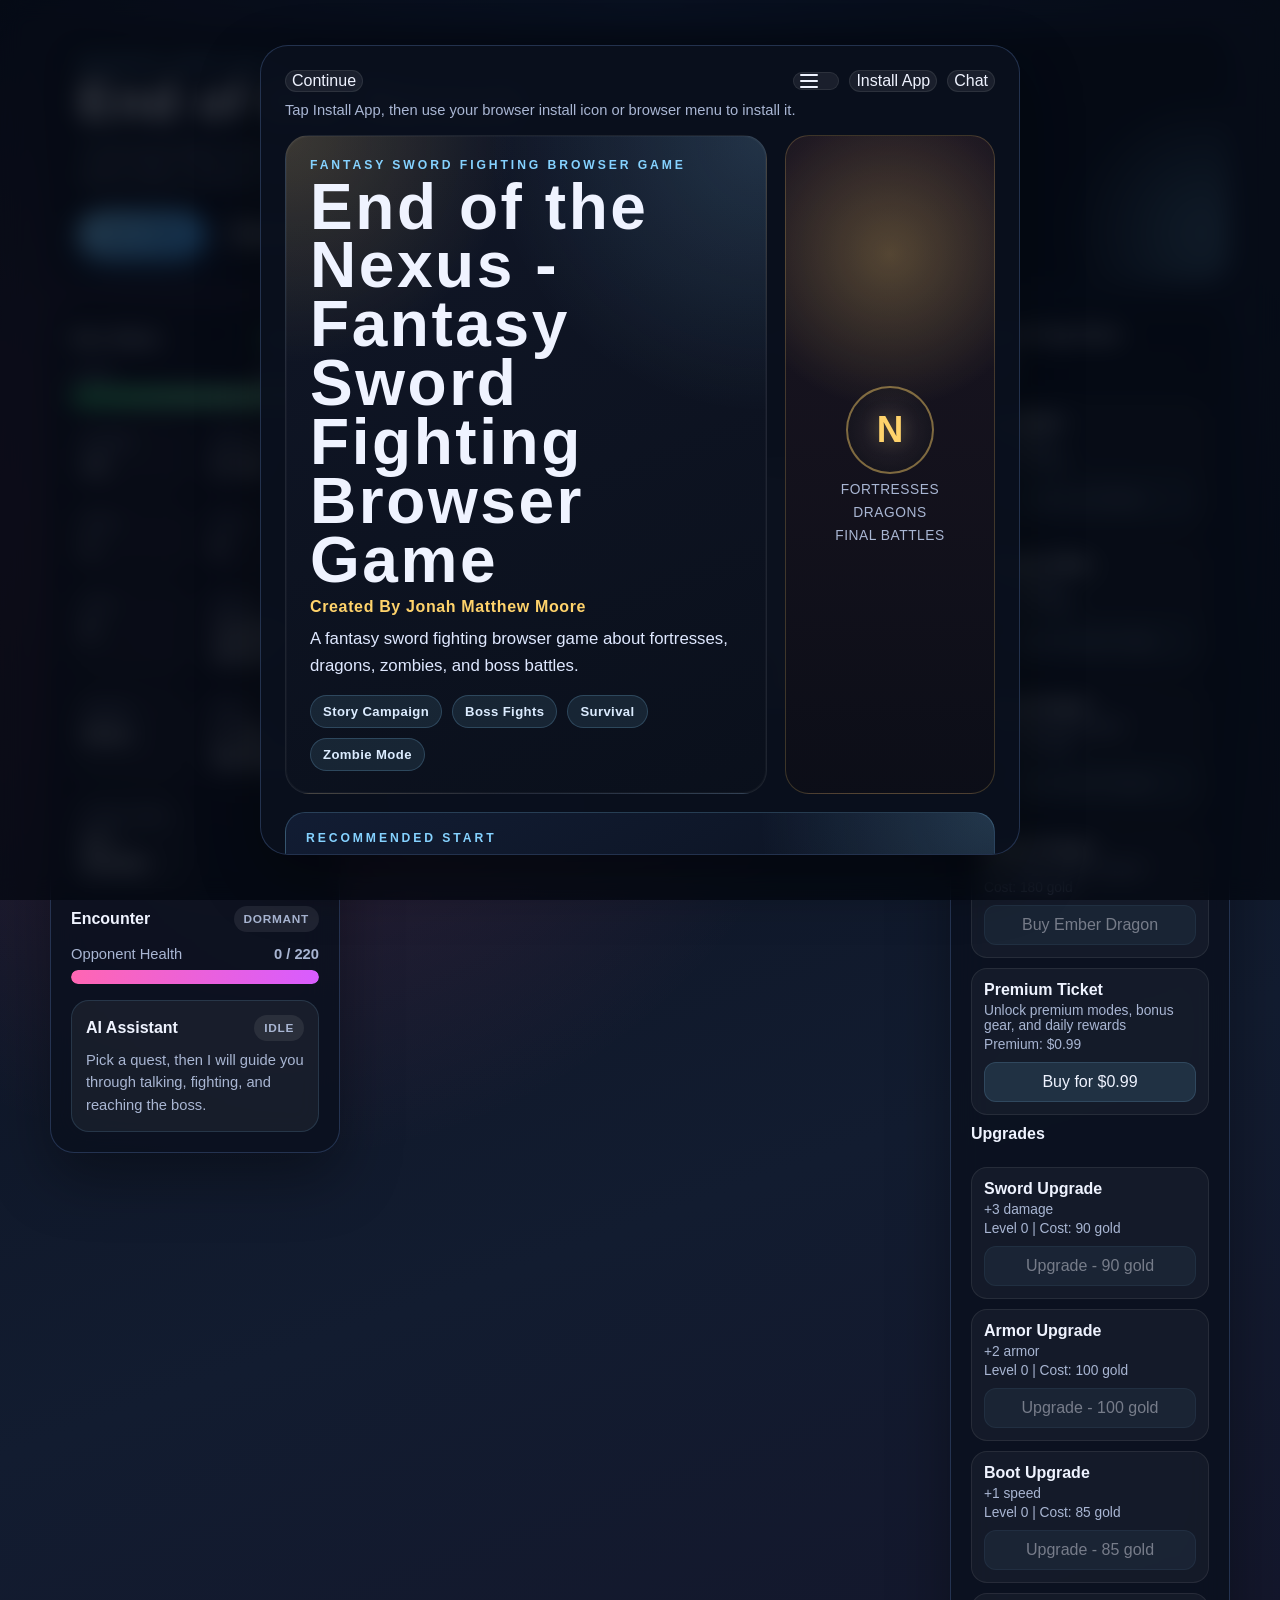
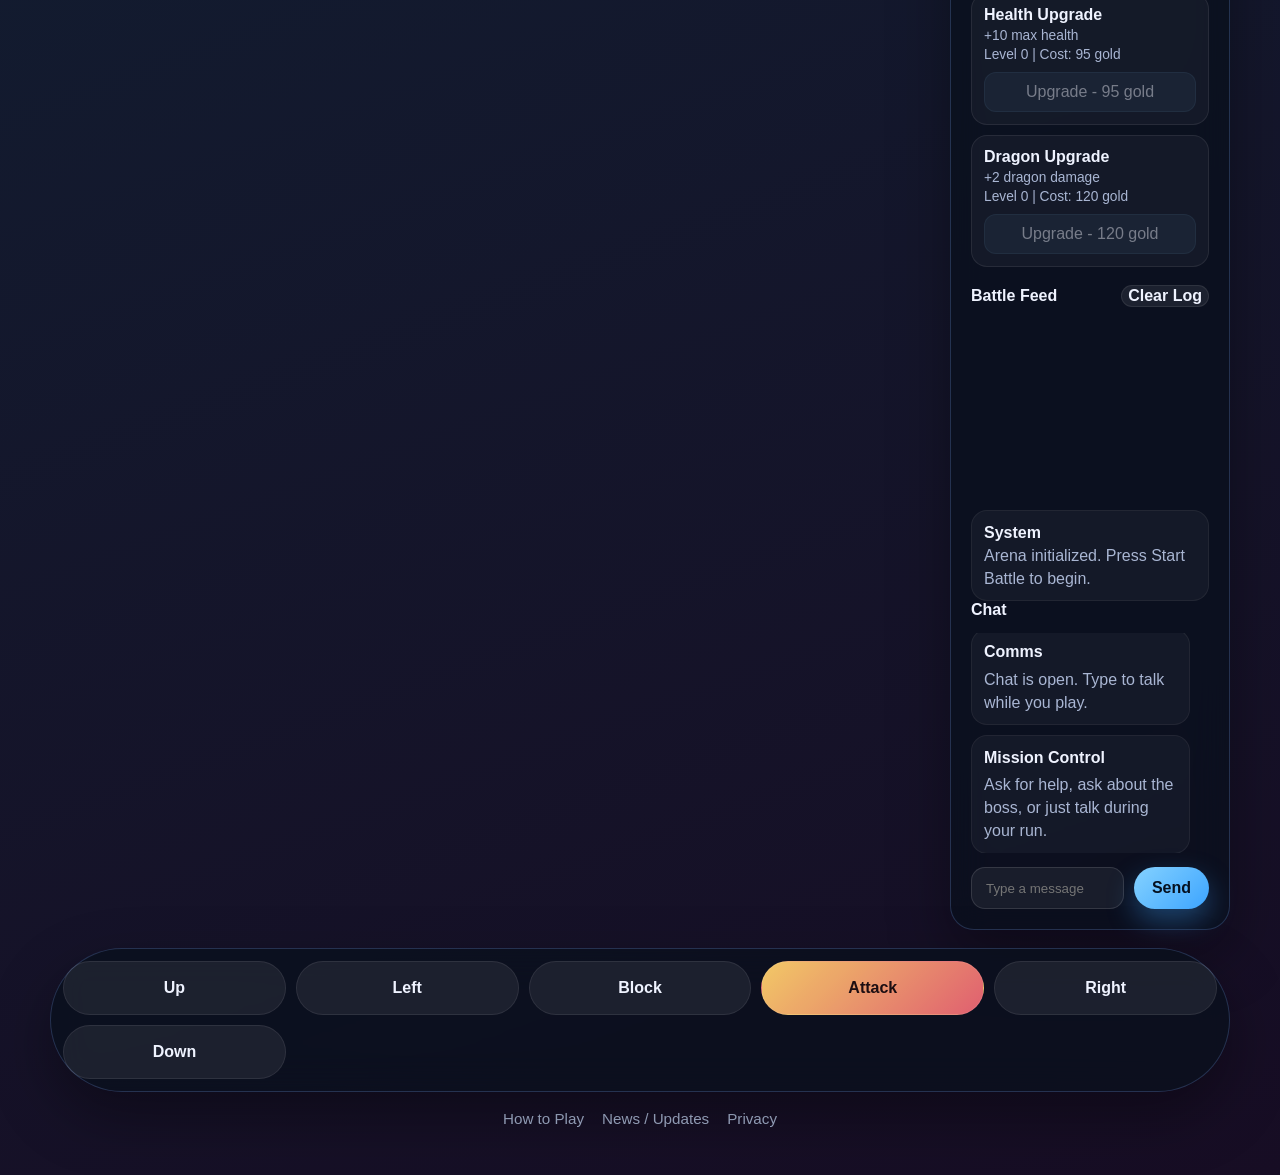
<file: index.html>
<!DOCTYPE html>
<html lang="en">
<head>
    <meta charset="UTF-8">
    <meta name="viewport" content="width=device-width, initial-scale=1.0, viewport-fit=cover">
    <meta name="theme-color" content="#10182a">
    <meta name="description" content="Play End of the Nexus, a fantasy sword fighting browser game by Jonah Matthew Moore with bosses, dragons, zombie battles, survival mode, and story quests.">
    <meta name="robots" content="index,follow">
    <link rel="canonical" href="https://endofthenexus.github.io/End-of-the-nexus/">
    <meta property="og:type" content="website">
    <meta property="og:site_name" content="End of the Nexus">
    <meta property="og:title" content="End of the Nexus - Fantasy Sword Fighting Browser Game">
    <meta property="og:description" content="Play End of the Nexus, a fantasy sword fighting browser game by Jonah Matthew Moore with bosses, dragons, zombie battles, survival mode, and story quests.">
    <meta property="og:url" content="https://endofthenexus.github.io/End-of-the-nexus/">
    <meta property="og:image" content="app-icon.svg">
    <meta name="twitter:card" content="summary_large_image">
    <meta name="twitter:title" content="End of the Nexus - Fantasy Sword Fighting Browser Game">
    <meta name="twitter:description" content="Play End of the Nexus, a fantasy sword fighting browser game by Jonah Matthew Moore with bosses, dragons, zombie battles, survival mode, and story quests.">
    <meta name="twitter:image" content="app-icon.svg">
    <meta name="mobile-web-app-capable" content="yes">
    <meta name="apple-mobile-web-app-capable" content="yes">
    <meta name="apple-mobile-web-app-status-bar-style" content="black-translucent">
    <meta name="apple-mobile-web-app-title" content="End of the Nexus">
    <title>End of the Nexus - Fantasy Sword Fighting Browser Game</title>
    <link rel="manifest" href="manifest.webmanifest?v=4">
    <link rel="icon" href="app-icon.svg" type="image/svg+xml">
    <link rel="apple-touch-icon" href="app-icon.svg">
    <link rel="stylesheet" href="style.css?v=62">
    <script type="application/ld+json">
        {
            "@context": "https://schema.org",
            "@type": "WebSite",
            "name": "End of the Nexus",
            "url": "https://endofthenexus.github.io/End-of-the-nexus/",
            "description": "A fantasy sword fighting browser game by Jonah Matthew Moore with story quests, boss fights, dragons, zombie battles, and survival mode."
        }
    </script>
</head>
<body>
    <main class="app-shell">
        <section id="home-screen" class="home-screen">
            <div class="home-panel">
                <div class="home-panel-top">
                    <button id="home-continue-button" class="tiny-action" type="button">Continue</button>
                    <div class="home-panel-top-actions">
                        <button id="home-menu-button" class="tiny-action menu-toggle-button" type="button" aria-label="Open games and music menu">
                            <span></span>
                            <span></span>
                            <span></span>
                        </button>
                        <button id="home-install-button" class="tiny-action" type="button">Install App</button>
                        <button id="home-chat-button" class="tiny-action" type="button">Chat</button>
                    </div>
                </div>
                <p id="home-app-status" class="home-app-status">App build ready. Install works after opening the game from localhost or a website.</p>
                <div id="home-main-content">
                    <div class="home-hero-shell">
                        <div class="home-hero-copy">
                            <p class="eyebrow">Fantasy Sword Fighting Browser Game</p>
                            <h1>End of the Nexus - Fantasy Sword Fighting Browser Game</h1>
                            <p class="creator-owner-title">Created By Jonah Matthew Moore</p>
                            <p class="home-tagline">A fantasy sword fighting browser game about fortresses, dragons, zombies, and boss battles.</p>

                            <div class="home-badges">
                                <span class="home-badge">Story Campaign</span>
                                <span class="home-badge">Boss Fights</span>
                                <span class="home-badge">Survival</span>
                                <span class="home-badge">Zombie Mode</span>
                            </div>
                        </div>

                        <div class="home-crest-card" aria-hidden="true">
                            <div class="home-crest-sigil">N</div>
                            <p>Fortresses</p>
                            <p>Dragons</p>
                            <p>Final Battles</p>
                        </div>
                    </div>

                    <div class="home-feature-card">
                        <p class="eyebrow">Recommended Start</p>
                        <h3>Begin The Story Campaign</h3>
                        <p>Fight through the world map, break into fortresses, beat bosses, and grow stronger after every quest in End of the Nexus.</p>
                        <div class="home-link-row">
                            <a class="primary-action home-link-button" href="https://endofthenexus.github.io/End-of-the-nexus/how-to-play.html">How to Play</a>
                            <a class="ghost-action home-link-button" href="https://endofthenexus.github.io/End-of-the-nexus/updates.html">News / Updates</a>
                            <a class="ghost-action home-link-button" href="https://endofthenexus.github.io/End-of-the-nexus/privacy.html">Privacy</a>
                        </div>
                    </div>

                    <div class="storefront-grid">
                        <div class="storefront-card spotlight-card">
                            <p class="eyebrow">Why It Stands Out</p>
                            <h3>Big Boss Fights, Sword Combat, Real Progress</h3>
                            <p>End of the Nexus is a fantasy sword fighting browser game built around big boss battles, unlockable modes, dragons, zombies, multiplayer, and a player who gets stronger over time.</p>
                            <div class="storefront-points">
                                <span>20 story quests and boss battles</span>
                                <span>Zombie Apocalypse and Boss Rush</span>
                                <span>Premium modes, upgrades, and daily rewards</span>
                            </div>
                        </div>

                        <div class="storefront-card demo-card">
                            <p class="eyebrow">Try It Now</p>
                            <h3>Play The Free Demo</h3>
                            <p>Jump into Story Campaign for free, then unlock more modes and rewards with Premium Ticket when you are ready.</p>
                            <div class="home-link-row">
                                <button id="home-demo-button" class="primary-action home-link-button" type="button">Play Demo</button>
                                <button id="home-buy-premium-button" class="ghost-action home-link-button" type="button">Buy Premium</button>
                            </div>
                        </div>
                    </div>

                    <div class="storefront-showcase">
                        <div class="card-heading">
                            <span>Game Highlights</span>
                        </div>
                        <div class="showcase-grid">
                            <article class="showcase-card">
                                <div class="showcase-art art-campaign"></div>
                                <strong>Story Campaign</strong>
                                <span>Travel to fortresses, beat minions, and face giant bosses.</span>
                            </article>
                            <article class="showcase-card">
                                <div class="showcase-art art-zombie"></div>
                                <strong>Zombie Apocalypse</strong>
                                <span>Fight through an overrun village and survive the underworld finale.</span>
                            </article>
                            <article class="showcase-card">
                                <div class="showcase-art art-premium"></div>
                                <strong>Premium Ticket</strong>
                                <span>Get premium modes, bonus rewards, and stronger gear.</span>
                            </article>
                        </div>
                    </div>

                    <div class="home-id-card">
                        <span class="field-label">Creator</span>
                        <strong>Jonah Matthew Moore</strong>
                        <label class="field-label" for="player-name-input">Player Name</label>
                        <input id="player-name-input" class="name-input" type="text" maxlength="20" placeholder="Enter your name" value="Player 1">
                        <div class="viewer-card">
                            <span class="field-label">Viewer Counter</span>
                            <strong id="viewer-count-text">15.2K</strong>
                            <span id="viewer-count-note" class="viewer-count-note">This shows a live total for your game page and keeps growing over time.</span>
                        </div>
                    </div>

                    <div class="home-menu-panel">
                        <div class="card-heading">
                            <span>Main Menu</span>
                 </div>
                        <div class="home-actions">
                        <button id="home-continue-large-button" class="primary-action" type="button">Continue</button>
                        <button id="home-multiplayer-button" class="ghost-action" type="button">Multiplayer</button>
                        <button id="home-pve-button" class="primary-action" type="button">Story Campaign</button>
                        <button id="home-bossrush-button" class="ghost-action" type="button">Boss Rush</button>
                        <button id="home-zombie-button" class="ghost-action" type="button">Zombie Apocalypse</button>
                        <button id="home-survival-button" class="ghost-action" type="button">Survival Mode</button>
                        <button id="home-training-button" class="ghost-action" type="button">Training</button>
                        <button id="home-premium-ticket-button" class="ghost-action" type="button">Premium Ticket</button>
                        <button id="home-reviews-button" class="ghost-action" type="button">Reviews</button>
                        <button id="home-creator-button" class="ghost-action" type="button">About The Creator</button>
                        <button id="home-store-button" class="ghost-action" type="button">Go To Store</button>
                        <button id="home-edit-button" class="ghost-action" type="button">Edit Player</button>
                        </div>
                    </div>

                    <div class="home-subpanel adventure-board">
                        <div class="card-heading">
                            <span>Guild Quest Board</span>
                        </div>
                        <div id="home-quest-list" class="quest-list"></div>
                    </div>
                </div>

                <div id="home-store-panel" class="home-subpanel hidden">
                    <div class="card-heading">
                        <span>Home Store</span>
                        <button class="tiny-action" data-home-back type="button">Back</button>
                    </div>
                    <div id="home-shop-items" class="shop-grid"></div>
                </div>

                <div id="home-editor-panel" class="home-subpanel hidden">
                    <div class="card-heading">
                        <span>Player Look</span>
                        <button class="tiny-action" data-home-back type="button">Back</button>
                    </div>
                    <div class="editor-preview-card">
                        <canvas id="editor-player-canvas" class="editor-player-canvas" width="260" height="260"></canvas>
                        <p id="editor-player-name" class="editor-player-name">Champion</p>
                    </div>
                    <div class="editor-grid">
                        <label class="field-label" for="look-skin">Skin Tone</label>
                        <select id="look-skin" class="name-input">
                            <option value="warm">Warm</option>
                            <option value="deep">Deep</option>
                            <option value="fair">Fair</option>
                        </select>
                        <label class="field-label" for="look-hair">Hair</label>
                        <select id="look-hair" class="name-input">
                            <option value="brown">Brown</option>
                            <option value="black">Black</option>
                            <option value="blonde">Blonde</option>
                            <option value="red">Red</option>
                        </select>
                        <label class="field-label" for="look-armor">Armor</label>
                        <select id="look-armor" class="name-input">
                            <option value="azure">Azure Knight</option>
                            <option value="crimson">Crimson Guard</option>
                            <option value="emerald">Emerald Warden</option>
                        </select>
                        <label class="field-label" for="look-build">Build</label>
                        <select id="look-build" class="name-input">
                            <option value="athletic">Athletic</option>
                            <option value="bulky">Bulky</option>
                            <option value="swift">Swift</option>
                        </select>
                        <label class="field-label" for="look-visor">Visor</label>
                        <select id="look-visor" class="name-input">
                            <option value="ice">Ice Blue</option>
                            <option value="gold">Gold</option>
                            <option value="crimson">Crimson</option>
                            <option value="emerald">Emerald</option>
                        </select>
                        <label class="field-label" for="look-helmet">Helmet</label>
                        <select id="look-helmet" class="name-input">
                            <option value="knight">Knight</option>
                            <option value="crowned">Crowned</option>
                            <option value="shadow">Shadow</option>
                        </select>
                        <label class="field-label" for="look-rider">Style</label>
                        <select id="look-rider" class="name-input">
                            <option value="foot">On Foot</option>
                            <option value="rider">Rider</option>
                        </select>
                    </div>
                </div>

                <div id="home-chat-panel" class="home-subpanel hidden">
                    <div class="card-heading">
                        <span>Home Chat</span>
                        <button class="tiny-action" data-home-back type="button">Back</button>
                    </div>
                    <div id="home-chat-log" class="chat-log" aria-live="polite"></div>
                    <div class="chat-compose">
                        <input id="home-chat-input" class="chat-input" type="text" maxlength="160" placeholder="Type a message">
                        <button id="home-chat-send-button" class="primary-action" type="button">Send</button>
                    </div>
                </div>

                <div id="home-arcade-panel" class="home-subpanel hidden">
                    <div class="card-heading">
                        <span>Games + Music</span>
                        <button class="tiny-action" data-home-back type="button">Back</button>
                    </div>
                    <div class="arcade-launcher-grid">
                        <button id="menu-end-of-the-nexus-button" class="arcade-launch-card arcade-launch-card-story" type="button">
                            <strong>End of the Nexus</strong>
                            <span>Jump back into the main action RPG.</span>
                        </button>
                        <button id="menu-chess-button" class="arcade-launch-card arcade-launch-card-chess" type="button">
                            <strong>Chess</strong>
                            <span>Play a local duel with a classic board look.</span>
                        </button>
                        <button id="menu-checkers-button" class="arcade-launch-card arcade-launch-card-checkers" type="button">
                            <strong>Checkers</strong>
                            <span>Play fast jump captures with a warmer style.</span>
                        </button>
                        <button id="menu-tictactoe-button" class="arcade-launch-card arcade-launch-card-neon" type="button">
                            <strong>Tic-Tac-Toe</strong>
                            <span>Quick neon rounds for two players.</span>
                        </button>
                        <button id="menu-memory-button" class="arcade-launch-card arcade-launch-card-memory" type="button">
                            <strong>Memory Match</strong>
                            <span>Flip cards and match icons in a dreamy grid.</span>
                        </button>
                        <button id="menu-reaction-button" class="arcade-launch-card arcade-launch-card-reaction" type="button">
                            <strong>Reaction Duel</strong>
                            <span>Wait for the signal, then slam your key first to win the round.</span>
                        </button>
                        <button id="menu-codebreaker-button" class="arcade-launch-card arcade-launch-card-codebreaker" type="button">
                            <strong>Codebreaker</strong>
                            <span>Crack the hidden 4-digit vault code with hits and near-misses.</span>
                        </button>
                        <button id="menu-dodge-button" class="arcade-launch-card arcade-launch-card-dodge" type="button">
                            <strong>Dodge Arena</strong>
                            <span>Move around a live grid, grab cores, and dodge the hunter.</span>
                        </button>
                        <button id="menu-formula-button" class="arcade-launch-card arcade-launch-card-formula" type="button">
                            <strong>Formula Racing 1</strong>
                            <span>Blast through a neon circuit, dodge traffic, and stack lap points.</span>
                        </button>
                        <button id="menu-vault-button" class="arcade-launch-card arcade-launch-card-vault" type="button">
                            <strong>15+ Vault</strong>
                            <span>Open a mature game library packed with 100 harder-edged picks.</span>
                        </button>
                        <button id="menu-music-button" class="arcade-launch-card arcade-launch-card-music" type="button">
                            <strong>Music</strong>
                            <span>Listen to built-in original synth tracks while you hang out.</span>
                        </button>
                    </div>
                    <div id="arcade-status-text" class="field-label">Open something from the menu above.</div>

                    <div id="arcade-chess-panel" class="arcade-tool hidden">
                        <div class="card-heading">
                            <span>Chess</span>
                            <button id="arcade-chess-reset-button" class="tiny-action" type="button">Reset</button>
                        </div>
                        <p id="arcade-chess-turn" class="hero-copy">White to move.</p>
                        <div id="arcade-chess-board" class="board-grid chess-board" aria-label="Chess board"></div>
                    </div>

                    <div id="arcade-checkers-panel" class="arcade-tool hidden">
                        <div class="card-heading">
                            <span>Checkers</span>
                            <button id="arcade-checkers-reset-button" class="tiny-action" type="button">Reset</button>
                        </div>
                        <p id="arcade-checkers-turn" class="hero-copy">Red to move.</p>
                        <div id="arcade-checkers-board" class="board-grid checkers-board" aria-label="Checkers board"></div>
                    </div>

                    <div id="arcade-tictactoe-panel" class="arcade-tool hidden">
                        <div class="card-heading">
                            <span>Tic-Tac-Toe</span>
                            <button id="arcade-tictactoe-reset-button" class="tiny-action" type="button">Reset</button>
                        </div>
                        <p id="arcade-tictactoe-turn" class="hero-copy">X to move.</p>
                        <div id="arcade-tictactoe-board" class="board-grid ttt-board" aria-label="Tic tac toe board"></div>
                    </div>

                    <div id="arcade-memory-panel" class="arcade-tool hidden">
                        <div class="card-heading">
                            <span>Memory Match</span>
                            <button id="arcade-memory-reset-button" class="tiny-action" type="button">Reset</button>
                        </div>
                        <p id="arcade-memory-status" class="hero-copy">Find all matching pairs.</p>
                        <div id="arcade-memory-board" class="board-grid memory-board" aria-label="Memory board"></div>
                    </div>

                    <div id="arcade-reaction-panel" class="arcade-tool hidden">
                        <div class="card-heading">
                            <span>Reaction Duel</span>
                            <button id="arcade-reaction-reset-button" class="tiny-action" type="button">Reset</button>
                        </div>
                        <p id="arcade-reaction-status" class="hero-copy">Press Start Round, wait for GO, then hit Q or P.</p>
                        <div class="arcade-mini-toolbar">
                            <button id="arcade-reaction-start-button" class="primary-action" type="button">Start Round</button>
                            <button id="arcade-reaction-player-one-button" class="ghost-action" type="button">Player 1: Q</button>
                            <button id="arcade-reaction-player-two-button" class="ghost-action" type="button">Player 2: P</button>
                        </div>
                        <div class="arcade-score-strip">
                            <span id="arcade-reaction-score">Score 0 - 0</span>
                            <span id="arcade-reaction-best">Best reaction: --</span>
                        </div>
                    </div>

                    <div id="arcade-codebreaker-panel" class="arcade-tool hidden">
                        <div class="card-heading">
                            <span>Codebreaker</span>
                            <button id="arcade-codebreaker-reset-button" class="tiny-action" type="button">Reset</button>
                        </div>
                        <p id="arcade-codebreaker-status" class="hero-copy">Guess the 4-digit code. Hits are right digit, right spot.</p>
                        <div class="arcade-mini-toolbar">
                            <input id="arcade-codebreaker-input" class="chat-input arcade-guess-input" type="text" inputmode="numeric" maxlength="4" placeholder="1234">
                            <button id="arcade-codebreaker-submit-button" class="primary-action" type="button">Guess</button>
                        </div>
                        <div id="arcade-codebreaker-log" class="arcade-log" aria-live="polite"></div>
                        <div id="arcade-codebreaker-bonus" class="arcade-bonus-panel hidden">
                            <div class="card-heading">
                                <span>Nexus Bonus Round</span>
                                <span id="arcade-codebreaker-bonus-count" class="field-label">Wins 0</span>
                            </div>
                            <p id="arcade-codebreaker-bonus-status" class="hero-copy">Crack the code to unlock a trial.</p>
                            <div id="arcade-codebreaker-bonus-options" class="arcade-bonus-options"></div>
                        </div>
                    </div>

                    <div id="arcade-dodge-panel" class="arcade-tool hidden">
                        <div class="card-heading">
                            <span>Dodge Arena</span>
                            <button id="arcade-dodge-reset-button" class="tiny-action" type="button">Reset</button>
                        </div>
                        <p id="arcade-dodge-status" class="hero-copy">Use arrows or WASD. Grab the core. Stay away from the hunter.</p>
                        <div class="arcade-score-strip">
                            <span id="arcade-dodge-score">Score 0</span>
                            <span id="arcade-dodge-best">Best 0</span>
                        </div>
                        <div id="arcade-dodge-board" class="board-grid dodge-board" aria-label="Dodge arena board"></div>
                    </div>

                    <div id="arcade-formula-panel" class="arcade-tool hidden">
                        <div class="card-heading">
                            <span>Formula Racing 1</span>
                            <button id="arcade-formula-reset-button" class="tiny-action" type="button">Reset</button>
                        </div>
                        <p id="arcade-formula-status" class="hero-copy">Use arrows or A and D to change lanes. Avoid rival cars and hit boost pads.</p>
                        <div class="arcade-score-strip">
                            <span id="arcade-formula-score">Score 0</span>
                            <span id="arcade-formula-best">Best 0</span>
                            <span id="arcade-formula-speed">Speed 1x</span>
                            <span id="arcade-formula-laps">Laps 0</span>
                        </div>
                        <div class="arcade-mini-toolbar">
                            <button id="arcade-formula-start-button" class="primary-action" type="button">Start Race</button>
                        </div>
                        <div id="arcade-formula-board" class="board-grid formula-board" aria-label="Formula racing board"></div>
                    </div>

                    <div id="arcade-vault-panel" class="arcade-tool hidden">
                        <div class="card-heading">
                            <span>15+ Vault</span>
                            <span id="arcade-vault-count" class="field-label">100 games</span>
                        </div>
                        <p id="arcade-vault-status" class="hero-copy">Browse harder missions, darker worlds, and tougher rivals built for older players.</p>
                        <div class="arcade-vault-layout">
                            <div id="arcade-vault-grid" class="arcade-vault-grid" aria-label="15 plus game vault"></div>
                            <div id="arcade-vault-preview" class="arcade-vault-preview">
                                <div class="arcade-vault-cover arcade-vault-cover-neon">
                                    <span class="arcade-vault-cover-tag">15+</span>
                                    <strong id="arcade-vault-preview-title">After Hours Catalog</strong>
                                    <span id="arcade-vault-preview-genre">High-pressure action catalog</span>
                                </div>
                                <p id="arcade-vault-preview-copy" class="hero-copy">Open the vault and browse through a sharper, older-feeling lineup with harder missions and stronger rivals.</p>
                                <div class="arcade-mini-toolbar">
                                    <button id="arcade-vault-launch-button" class="primary-action" type="button">Play This Game</button>
                                </div>
                            </div>
                        </div>
                    </div>

                    <div id="arcade-vaultgame-panel" class="arcade-tool hidden">
                        <div class="card-heading">
                            <span id="arcade-vaultgame-title">Vault Mission</span>
                            <button id="arcade-vaultgame-reset-button" class="tiny-action" type="button">Reset</button>
                        </div>
                        <p id="arcade-vaultgame-status" class="hero-copy">Break in, secure the intel, survive the rival chase, and reach extraction.</p>
                        <div class="arcade-score-strip">
                            <span id="arcade-vaultgame-score">Intel 0</span>
                            <span id="arcade-vaultgame-genre">Genre</span>
                            <span id="arcade-vaultgame-tone">Tone</span>
                            <span id="arcade-vaultgame-rival">Rival</span>
                        </div>
                        <div id="arcade-vaultgame-board" class="vaultgame-board vault-world" aria-label="Vault mission world"></div>
                    </div>

                    <div id="arcade-music-panel" class="arcade-tool hidden">
                        <div class="card-heading">
                            <span>Music</span>
                            <button id="arcade-music-stop-button" class="tiny-action" type="button">Stop</button>
                        </div>
                        <p id="arcade-music-now-playing" class="hero-copy">Nothing playing yet.</p>
                        <div class="arcade-music-grid">
                            <button class="primary-action" data-music-track="dungeon" type="button">Dungeon Pulse</button>
                            <button class="ghost-action" data-music-track="skyline" type="button">Skyline Drift</button>
                            <button class="ghost-action" data-music-track="ember" type="button">Ember Rush</button>
                            <button class="ghost-action" data-music-track="midnight" type="button">Midnight Run</button>
                            <button class="ghost-action" data-music-track="glass" type="button">Glass Orbit</button>
                            <button class="ghost-action" data-music-track="storm" type="button">Storm Arcade</button>
                            <button class="ghost-action" data-music-track="pixel" type="button">Pixel Bloom</button>
                            <button class="ghost-action" data-music-track="moon" type="button">Moon Static</button>
                            <button class="ghost-action" data-music-track="sunrise" type="button">Sunrise Grid</button>
                            <button class="ghost-action" data-music-track="comet" type="button">Comet Tape</button>
                            <button class="ghost-action" data-music-track="royal" type="button">Royal Circuit</button>
                            <button class="ghost-action" data-music-track="harbor" type="button">Harbor Lights</button>
                        </div>
                    </div>
                </div>

                <div id="home-creator-panel" class="home-subpanel hidden">
                    <div class="card-heading">
                        <span>About The Creator</span>
                        <button class="tiny-action" data-home-back type="button">Back</button>
                    </div>
                    <p class="creator-owner-title">Jonah Matthew Moore</p>
                    <p class="hero-copy">This is your locked creator page.</p>
                    <div class="creator-card">
                        <strong id="creator-card-name">Jonah Matthew Moore</strong>
                        <p id="creator-card-copy" class="creator-card-copy">Write a little about yourself, your game ideas, and what you want to build.</p>
                    </div>
                    <label class="field-label" for="creator-about-input">About You</label>
                    <textarea id="creator-about-input" class="creator-about-input" maxlength="600" placeholder="Hi, I like making games about..." readonly></textarea>
                </div>

                <div id="home-reviews-panel" class="home-subpanel hidden">
                    <div class="card-heading">
                        <span>Player Reviews</span>
                        <button class="tiny-action" data-home-back type="button">Back</button>
                    </div>
                    <div class="review-summary-card">
                        <strong id="review-average-text">No reviews yet</strong>
                        <span id="review-count-text">0 total reviews</span>
                    </div>
                    <label class="field-label" for="review-stars-select">Star Rating</label>
                    <select id="review-stars-select" class="name-input">
                        <option value="5">5 Stars</option>
                        <option value="4">4 Stars</option>
                        <option value="3">3 Stars</option>
                        <option value="2">2 Stars</option>
                        <option value="1">1 Star</option>
                    </select>
                    <label class="field-label" for="review-feedback-input">Feedback</label>
                    <textarea id="review-feedback-input" class="creator-about-input review-feedback-input" maxlength="240" placeholder="Tell people what you think about the game."></textarea>
                    <div class="home-actions review-actions">
                        <button id="review-submit-button" class="primary-action" type="button">Leave Review</button>
                    </div>
                    <div id="review-status-text" class="field-label">Share a star review and feedback here.</div>
                    <div id="review-list" class="review-list"></div>
                </div>

                <div id="home-multiplayer-panel" class="home-subpanel hidden">
                    <div class="card-heading">
                        <span>Multiplayer Room</span>
                        <button class="tiny-action" data-home-back type="button">Back</button>
                    </div>
                    <label class="field-label" for="multiplayer-room-input">Room Name</label>
                    <input id="multiplayer-room-input" class="name-input" type="text" maxlength="24" placeholder="Enter room name">
                    <label class="field-label" for="multiplayer-mode-select">Mode</label>
                    <select id="multiplayer-mode-select" class="name-input">
                        <option value="coop">Co-op Team Up</option>
                        <option value="versus">Versus Duel</option>
                        <option value="bossraid">Boss Raid (Premium)</option>
                        <option value="dragonhunt">Dragon Hunt (Premium)</option>
                    </select>
                    <label class="field-label" for="multiplayer-arena-select">Arena</label>
                    <select id="multiplayer-arena-select" class="name-input">
                        <option value="quake">Quake Square</option>
                        <option value="storm">Storm Docks</option>
                        <option value="frost">Frost Hollow</option>
                        <option value="desert">Glass Desert</option>
                        <option value="alien">Alien Crater</option>
                    </select>
                    <p class="hero-copy">Open this game in another tab or browser on the same origin, use the same room name, and you will see each other live.</p>
                    <div class="home-actions">
                        <button id="multiplayer-join-button" class="primary-action" type="button">Join Room</button>
                    </div>
                    <p id="multiplayer-status-text" class="field-label">Status: Not connected</p>
                </div>

                <div id="home-premium-panel" class="home-subpanel hidden">
                    <div class="card-heading">
                        <span>Premium Ticket</span>
                        <button class="tiny-action" data-home-back type="button">Back</button>
                    </div>
                    <p class="hero-copy">Unlock premium modes, bonus gear, and a daily reward track like a season pass.</p>
                    <div id="premium-ticket-today" class="premium-ticket-today"></div>
                    <div class="home-actions">
                        <button id="premium-ticket-buy-button" class="primary-action" type="button">Buy Premium Ticket</button>
                    </div>
                    <div id="premium-ticket-status" class="field-label">Status: Locked</div>
                    <div class="card-heading">
                        <span>Premium Modes</span>
                    </div>
                    <div class="home-actions">
                        <button id="home-premium-nightmare-button" class="ghost-action" type="button">Nightmare Survival</button>
                        <button id="home-premium-alien-button" class="ghost-action" type="button">Alien Gauntlet</button>
                        <button id="home-premium-legend-button" class="ghost-action" type="button">Legend Boss Rush</button>
                        <button id="home-premium-dragon-button" class="ghost-action" type="button">Dragon Storm</button>
                        <button id="home-premium-zombie-button" class="ghost-action" type="button">Zombie Last Stand</button>
                        <button id="home-premium-chaos-button" class="ghost-action" type="button">Chaos Arena</button>
                    </div>
                    <div class="card-heading">
                        <span>Funniest Premium Quests</span>
                    </div>
                    <div id="premium-ticket-quests" class="premium-quest-grid"></div>
                    <div id="premium-ticket-rewards" class="premium-reward-grid"></div>
                </div>

                <div id="home-zombie-reward-panel" class="home-subpanel hidden">
                    <div class="card-heading">
                        <span>Zombie Victory Reward</span>
                        <button class="tiny-action" data-home-back type="button">Back</button>
                    </div>
                    <p class="hero-copy">You beat Zombie Apocalypse. Pick one special reward.</p>
                    <div id="zombie-reward-status" class="field-label">Choose one reward.</div>
                    <div id="zombie-reward-grid" class="premium-quest-grid"></div>
                </div>
            </div>
        </section>

        <section id="dialogue-panel" class="dialogue-panel hidden" aria-live="polite">
            <div class="dialogue-card">
                <p id="dialogue-speaker" class="eyebrow">Witness</p>
                <h3 id="dialogue-title">What happened here?</h3>
                <p id="dialogue-text" class="dialogue-text"></p>
                <div id="dialogue-choices" class="dialogue-choices">
                    <button id="dialogue-what-button" class="primary-action" type="button">What happened?</button>
                    <button id="dialogue-where-button" class="ghost-action" type="button">Where did the boss go?</button>
                    <button id="dialogue-who-button" class="ghost-action" type="button">Who survived?</button>
                </div>
                <div class="dialogue-actions">
                    <button id="dialogue-close-button" class="ghost-action" type="button">Close</button>
                </div>
            </div>
        </section>

        <section class="hero-panel">
            <p class="eyebrow">Browser Arena Build</p>
            <h1>End of the Nexus</h1>
            <p class="hero-copy">
                A web-based battle interface for your game with live stats, keyboard controls,
                mobile buttons, enemy waves, and boss encounters.
            </p>
            <div class="hero-actions">
                <button id="start-button" class="primary-action" type="button">Open Home</button>
                <button id="restart-button" class="ghost-action" type="button">Restart Run</button>
            </div>
        </section>

        <section class="dashboard">
            <div class="status-card">
                <div class="card-heading">
                    <span>Hero Status</span>
                    <span id="status-text" class="status-pill">Ready</span>
                </div>

                <div class="stat-block">
                    <div class="stat-row">
                        <span>Health</span>
                        <strong id="hp-text">100 / 100</strong>
                    </div>
                    <div class="meter">
                        <div id="hp-fill" class="meter-fill health-fill"></div>
                    </div>
                </div>

                <div class="stat-grid">
                    <div class="mini-stat">
                        <span>Damage</span>
                        <strong id="damage-text">15</strong>
                    </div>
                    <div class="mini-stat">
                        <span>Speed / Armor</span>
                        <strong id="speed-text">5</strong>
                    </div>
                    <div class="mini-stat">
                        <span>Wave</span>
                        <strong id="wave-text">1</strong>
                    </div>
                    <div class="mini-stat">
                        <span>Score</span>
                        <strong id="score-text">0</strong>
                    </div>
                    <div class="mini-stat">
                        <span>Gold</span>
                        <strong id="gold-text">0</strong>
                    </div>
                    <div class="mini-stat">
                        <span>Weapon</span>
                        <strong id="weapon-text">Training Sword</strong>
                    </div>
                    <div class="mini-stat">
                        <span>Dragons</span>
                        <strong id="dragon-text">None</strong>
                    </div>
                    <div class="mini-stat">
                        <span>Quest</span>
                        <strong id="quest-text">1. The Earthquake</strong>
                    </div>
                    <div class="mini-stat">
                        <span>Combo / Rank</span>
                        <strong id="combo-text">0x / Rookie</strong>
                    </div>
                </div>

                <div class="card-heading boss-heading">
                    <span>Encounter</span>
                    <span id="boss-status" class="status-pill muted">Dormant</span>
                </div>
                <div class="stat-block">
                    <div class="stat-row">
                        <span>Opponent Health</span>
                        <strong id="boss-hp-text">300 / 300</strong>
                    </div>
                    <div class="meter">
                        <div id="boss-fill" class="meter-fill boss-fill"></div>
                    </div>
                </div>

                <div class="assistant-card">
                    <div class="card-heading assistant-heading">
                        <span>AI Assistant</span>
                        <span id="assistant-mode" class="status-pill muted">Idle</span>
                    </div>
                    <p id="assistant-text" class="assistant-text">Open a quest and I will suggest your next move.</p>
                </div>
            </div>

            <div class="arena-card">
                <div class="arena-topbar">
                    <div>
                        <p class="label">Controls</p>
                        <p class="hint">Move with arrow keys or WASD. Press E to question people. Use Space to fight.</p>
                    </div>
                    <div class="runtime-stats">
                        <span id="enemy-count">Enemies: 3</span>
                        <span id="timer-text">Time: 0.0s</span>
                    </div>
                </div>
                <canvas id="game-canvas" width="1120" height="660" aria-label="End of the Nexus battle arena"></canvas>
            </div>

            <div class="log-card">
                <div class="card-heading">
                    <span>Dragon Forge Store</span>
                </div>
                <div id="shop-items" class="shop-grid"></div>

                <div class="card-heading">
                    <span>Battle Feed</span>
                    <button id="clear-log-button" class="tiny-action" type="button">Clear Log</button>
                </div>
                <div id="combat-log" class="combat-log" aria-live="polite"></div>

                <div class="card-heading">
                    <span>Chat</span>
                </div>
                <div id="chat-log" class="chat-log" aria-live="polite"></div>
                <div class="chat-compose">
                    <input id="chat-input" class="chat-input" type="text" maxlength="160" placeholder="Type a message">
                    <button id="chat-send-button" class="primary-action" type="button">Send</button>
                </div>
            </div>
        </section>

        <section class="control-dock" aria-label="Game controls">
            <button data-action="up" type="button">Up</button>
            <button data-action="left" type="button">Left</button>
            <button data-action="block" type="button">Block</button>
            <button data-action="attack" class="attack-button" type="button">Attack</button>
            <button data-action="right" type="button">Right</button>
            <button data-action="down" type="button">Down</button>
        </section>

        <footer class="site-footer">
            <a href="https://endofthenexus.github.io/End-of-the-nexus/how-to-play.html">How to Play</a>
            <a href="https://endofthenexus.github.io/End-of-the-nexus/updates.html">News / Updates</a>
            <a href="https://endofthenexus.github.io/End-of-the-nexus/privacy.html">Privacy</a>
        </footer>
    </main>

    <script src="script.js?v=70"></script>
</body>
</html>
</file>
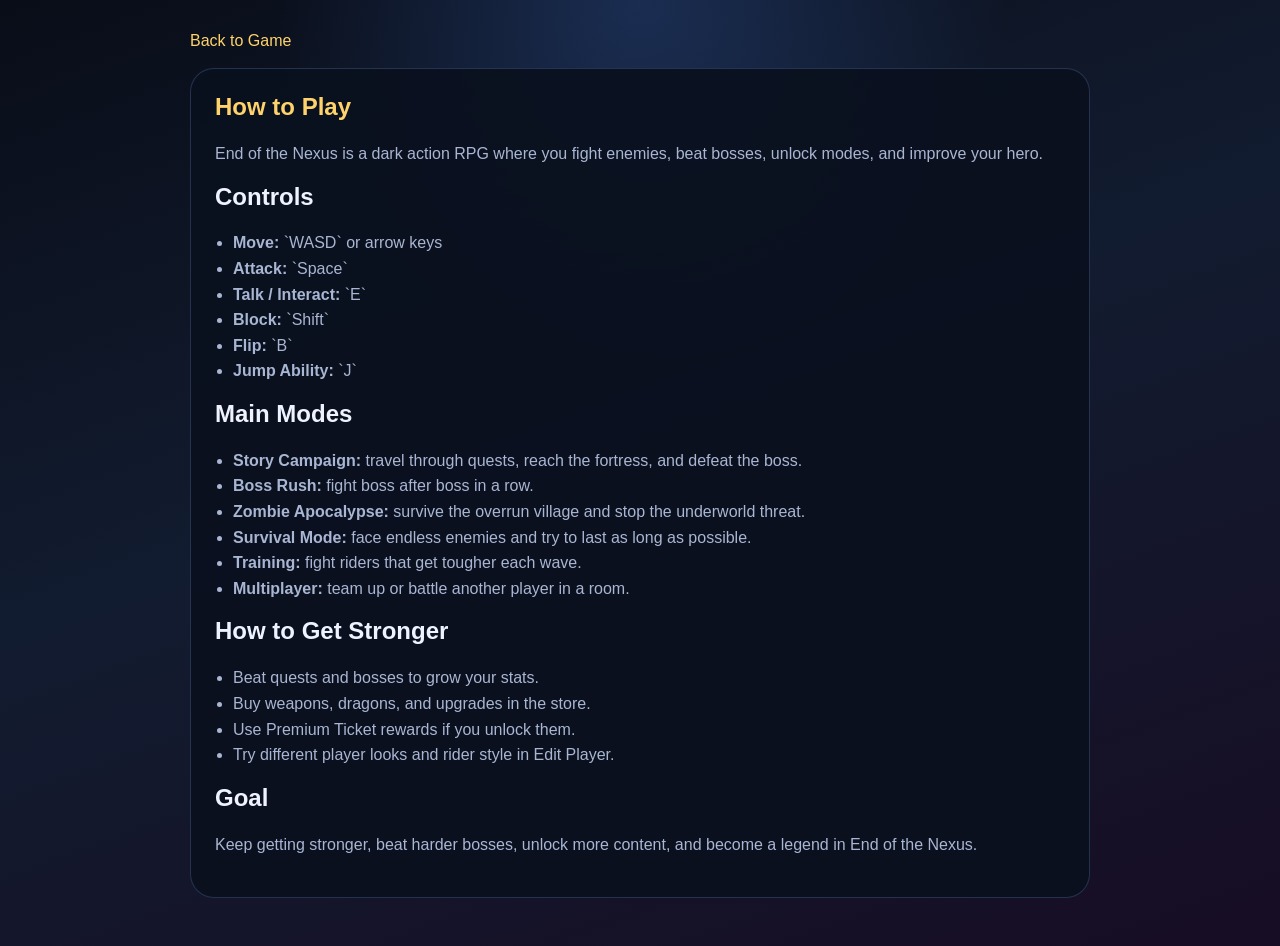
<file: how-to-play.html>
<!DOCTYPE html>
<html lang="en">
<head>
    <meta charset="UTF-8">
    <meta name="viewport" content="width=device-width, initial-scale=1.0">
    <meta name="description" content="How to play End of the Nexus. Learn controls, game modes, and how to win.">
    <meta name="robots" content="index,follow">
    <link rel="canonical" href="https://endofthenexus.github.io/End-of-the-nexus/how-to-play.html">
    <meta property="og:title" content="How to Play - End of the Nexus">
    <meta property="og:description" content="Learn the controls, game modes, progression, and goals in End of the Nexus.">
    <meta property="og:url" content="https://endofthenexus.github.io/End-of-the-nexus/how-to-play.html">
    <title>How to Play - End of the Nexus</title>
    <style>
        :root {
            --bg: #0b1020;
            --panel: rgba(10, 16, 30, 0.94);
            --panel-border: rgba(130, 173, 255, 0.22);
            --text-main: #eff3ff;
            --text-soft: #a9b6d3;
            --gold: #ffd36b;
        }
        * { box-sizing: border-box; }
        body {
            margin: 0;
            min-height: 100vh;
            font-family: "Trebuchet MS", "Segoe UI", sans-serif;
            color: var(--text-main);
            background:
                radial-gradient(circle at top, rgba(75, 139, 255, 0.22), transparent 32%),
                linear-gradient(160deg, #090d18 0%, #121c30 45%, #170d24 100%);
        }
        .page {
            width: min(900px, calc(100vw - 32px));
            margin: 0 auto;
            padding: 32px 0 48px;
        }
        .card {
            padding: 24px;
            border-radius: 24px;
            background: var(--panel);
            border: 1px solid var(--panel-border);
        }
        h1, h2 { margin-top: 0; }
        h1 { color: var(--gold); }
        p, li { color: var(--text-soft); line-height: 1.6; }
        ul { padding-left: 18px; }
        a { color: var(--gold); text-decoration: none; }
        .top-link { display: inline-block; margin-bottom: 18px; }
    </style>
</head>
<body>
    <main class="page">
        <a class="top-link" href="https://endofthenexus.github.io/End-of-the-nexus/">Back to Game</a>
        <section class="card">
            <h1>How to Play</h1>
            <p>End of the Nexus is a dark action RPG where you fight enemies, beat bosses, unlock modes, and improve your hero.</p>

            <h2>Controls</h2>
            <ul>
                <li><strong>Move:</strong> `WASD` or arrow keys</li>
                <li><strong>Attack:</strong> `Space`</li>
                <li><strong>Talk / Interact:</strong> `E`</li>
                <li><strong>Block:</strong> `Shift`</li>
                <li><strong>Flip:</strong> `B`</li>
                <li><strong>Jump Ability:</strong> `J`</li>
            </ul>

            <h2>Main Modes</h2>
            <ul>
                <li><strong>Story Campaign:</strong> travel through quests, reach the fortress, and defeat the boss.</li>
                <li><strong>Boss Rush:</strong> fight boss after boss in a row.</li>
                <li><strong>Zombie Apocalypse:</strong> survive the overrun village and stop the underworld threat.</li>
                <li><strong>Survival Mode:</strong> face endless enemies and try to last as long as possible.</li>
                <li><strong>Training:</strong> fight riders that get tougher each wave.</li>
                <li><strong>Multiplayer:</strong> team up or battle another player in a room.</li>
            </ul>

            <h2>How to Get Stronger</h2>
            <ul>
                <li>Beat quests and bosses to grow your stats.</li>
                <li>Buy weapons, dragons, and upgrades in the store.</li>
                <li>Use Premium Ticket rewards if you unlock them.</li>
                <li>Try different player looks and rider style in Edit Player.</li>
            </ul>

            <h2>Goal</h2>
            <p>Keep getting stronger, beat harder bosses, unlock more content, and become a legend in End of the Nexus.</p>
        </section>
    </main>
</body>
</html>
</file>
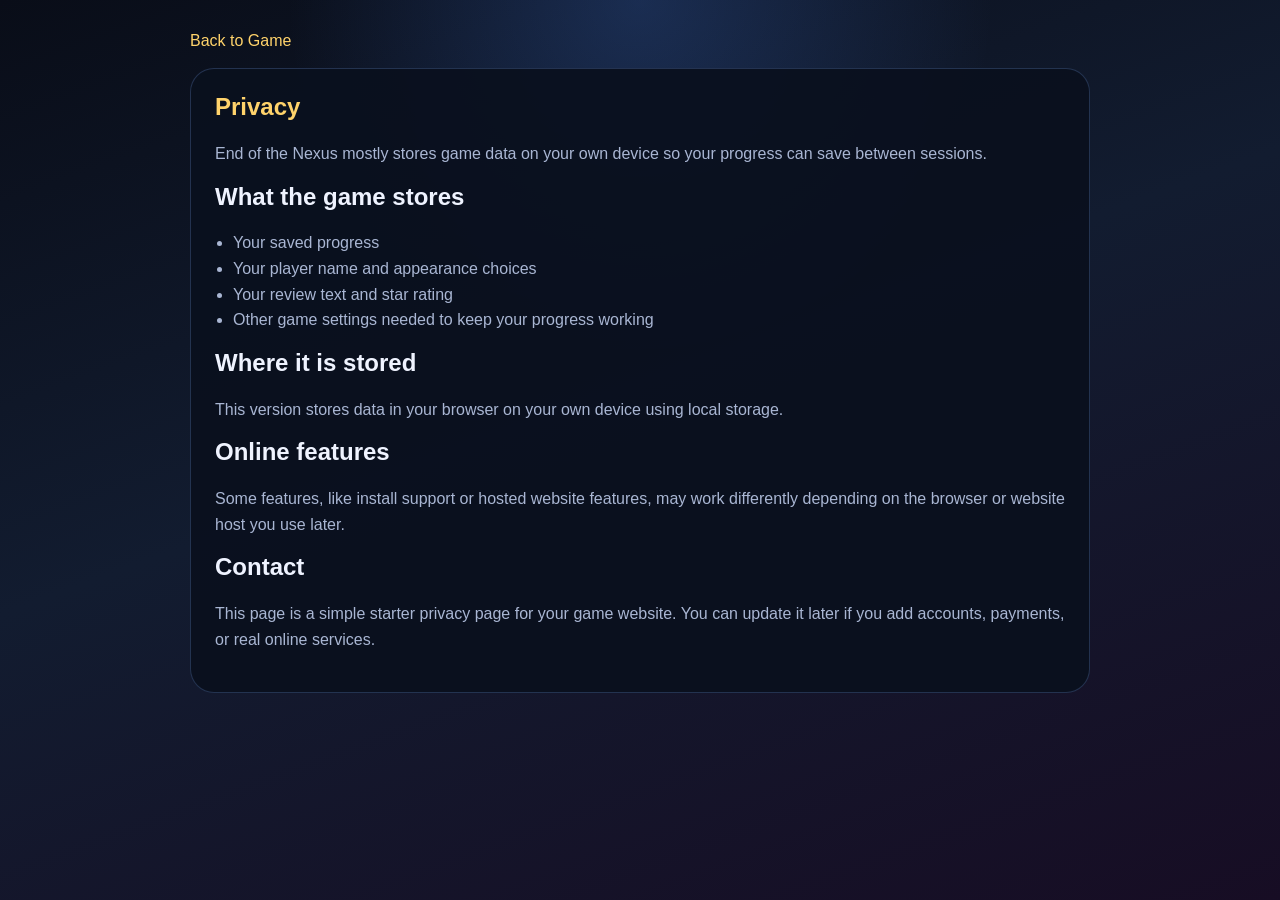
<file: privacy.html>
<!DOCTYPE html>
<html lang="en">
<head>
    <meta charset="UTF-8">
    <meta name="viewport" content="width=device-width, initial-scale=1.0">
    <meta name="description" content="Privacy information for End of the Nexus.">
    <meta name="robots" content="index,follow">
    <link rel="canonical" href="https://endofthenexus.github.io/End-of-the-nexus/privacy.html">
    <meta property="og:title" content="Privacy - End of the Nexus">
    <meta property="og:description" content="Read the privacy information for End of the Nexus.">
    <meta property="og:url" content="https://endofthenexus.github.io/End-of-the-nexus/privacy.html">
    <title>Privacy - End of the Nexus</title>
    <style>
        :root {
            --bg: #0b1020;
            --panel: rgba(10, 16, 30, 0.94);
            --panel-border: rgba(130, 173, 255, 0.22);
            --text-main: #eff3ff;
            --text-soft: #a9b6d3;
            --gold: #ffd36b;
        }
        * { box-sizing: border-box; }
        body {
            margin: 0;
            min-height: 100vh;
            font-family: "Trebuchet MS", "Segoe UI", sans-serif;
            color: var(--text-main);
            background:
                radial-gradient(circle at top, rgba(75, 139, 255, 0.22), transparent 32%),
                linear-gradient(160deg, #090d18 0%, #121c30 45%, #170d24 100%);
        }
        .page {
            width: min(900px, calc(100vw - 32px));
            margin: 0 auto;
            padding: 32px 0 48px;
        }
        .card {
            padding: 24px;
            border-radius: 24px;
            background: var(--panel);
            border: 1px solid var(--panel-border);
        }
        h1, h2 { margin-top: 0; }
        h1 { color: var(--gold); }
        p, li { color: var(--text-soft); line-height: 1.6; }
        ul { padding-left: 18px; }
        a { color: var(--gold); text-decoration: none; }
        .top-link { display: inline-block; margin-bottom: 18px; }
    </style>
</head>
<body>
    <main class="page">
        <a class="top-link" href="https://endofthenexus.github.io/End-of-the-nexus/">Back to Game</a>
        <section class="card">
            <h1>Privacy</h1>
            <p>End of the Nexus mostly stores game data on your own device so your progress can save between sessions.</p>

            <h2>What the game stores</h2>
            <ul>
                <li>Your saved progress</li>
                <li>Your player name and appearance choices</li>
                <li>Your review text and star rating</li>
                <li>Other game settings needed to keep your progress working</li>
            </ul>

            <h2>Where it is stored</h2>
            <p>This version stores data in your browser on your own device using local storage.</p>

            <h2>Online features</h2>
            <p>Some features, like install support or hosted website features, may work differently depending on the browser or website host you use later.</p>

            <h2>Contact</h2>
            <p>This page is a simple starter privacy page for your game website. You can update it later if you add accounts, payments, or real online services.</p>
        </section>
    </main>
</body>
</html>
</file>
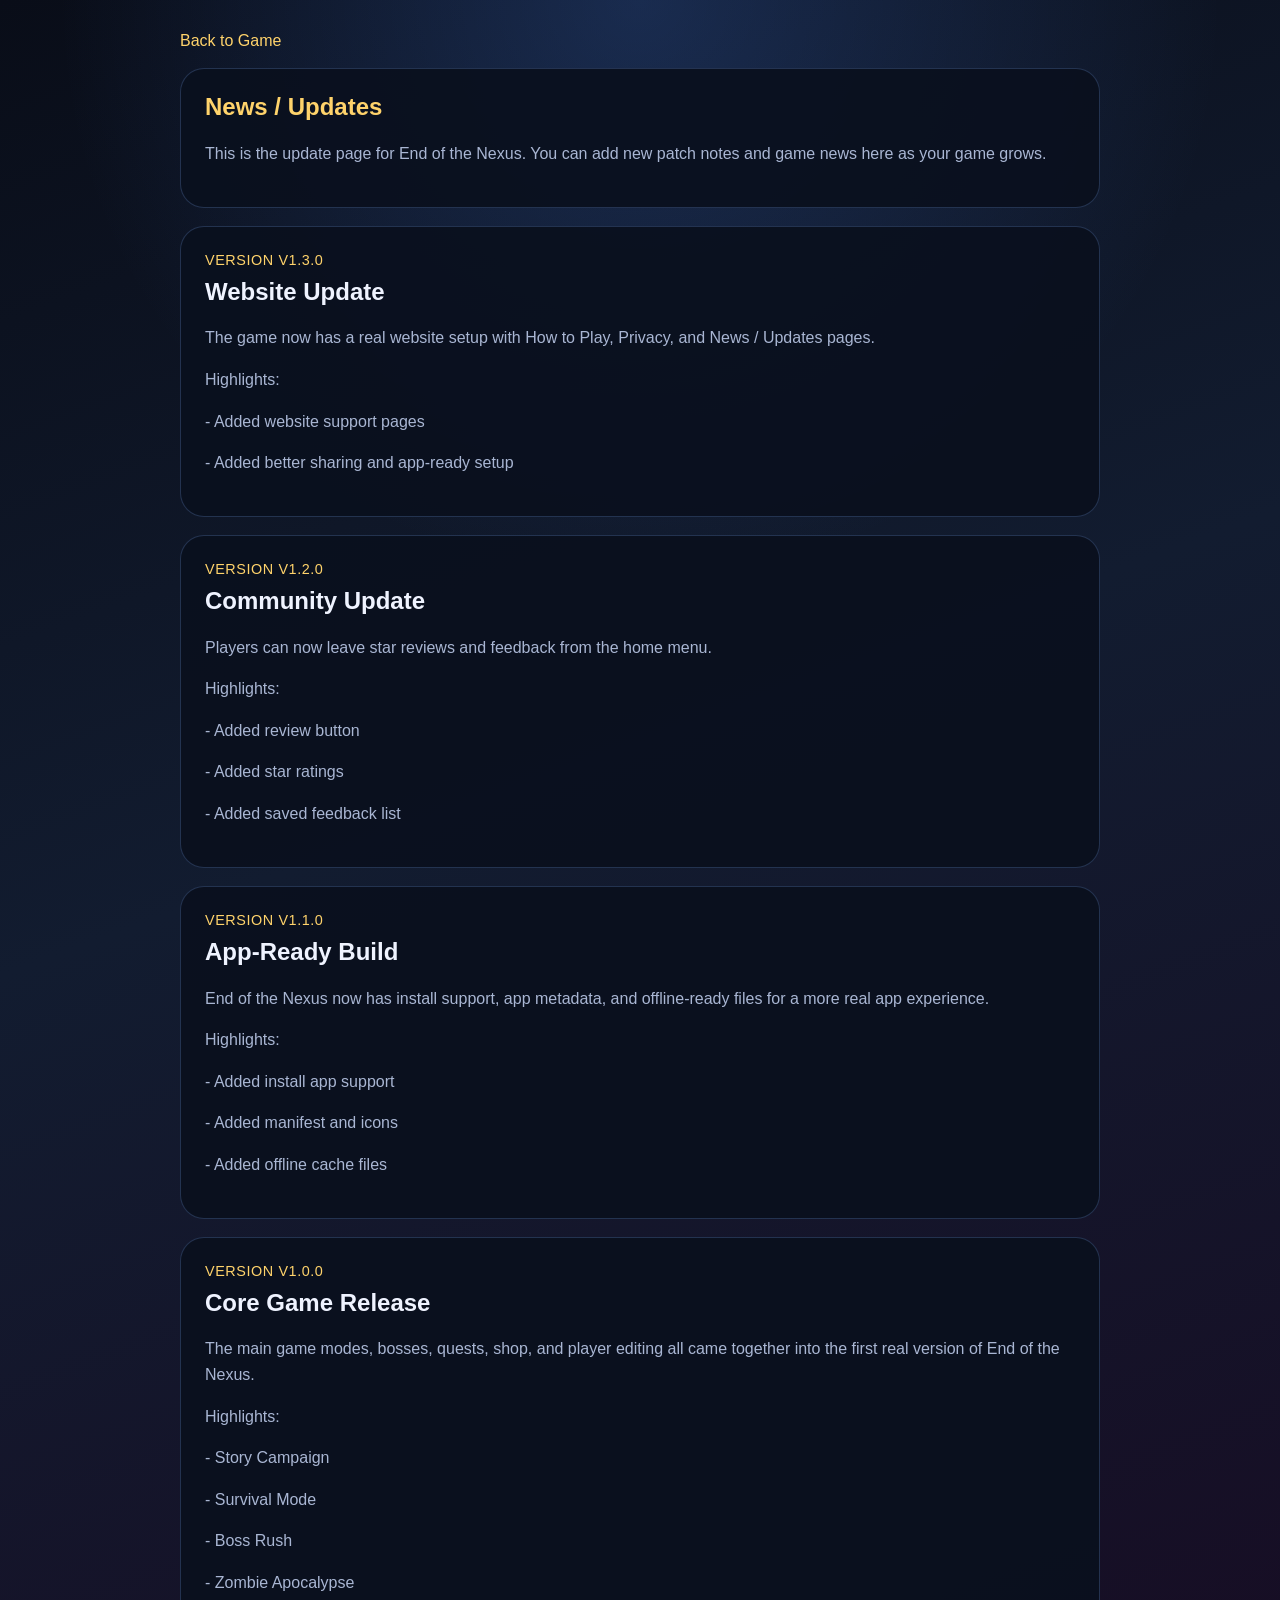
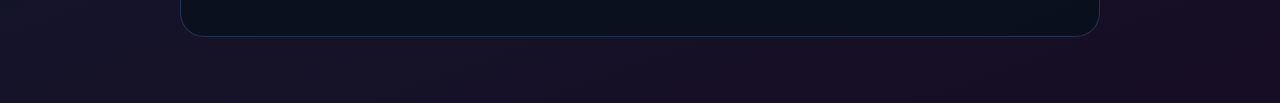
<file: updates.html>
<!DOCTYPE html>
<html lang="en">
<head>
    <meta charset="UTF-8">
    <meta name="viewport" content="width=device-width, initial-scale=1.0">
    <meta name="description" content="News and updates for End of the Nexus.">
    <meta name="robots" content="index,follow">
    <link rel="canonical" href="https://endofthenexus.github.io/End-of-the-nexus/updates.html">
    <meta property="og:title" content="News / Updates - End of the Nexus">
    <meta property="og:description" content="Read the latest patch notes and update news for End of the Nexus.">
    <meta property="og:url" content="https://endofthenexus.github.io/End-of-the-nexus/updates.html">
    <title>News / Updates - End of the Nexus</title>
    <style>
        :root {
            --panel: rgba(10, 16, 30, 0.94);
            --panel-border: rgba(130, 173, 255, 0.22);
            --text-main: #eff3ff;
            --text-soft: #a9b6d3;
            --gold: #ffd36b;
        }
        * { box-sizing: border-box; }
        body {
            margin: 0;
            min-height: 100vh;
            font-family: "Trebuchet MS", "Segoe UI", sans-serif;
            color: var(--text-main);
            background:
                radial-gradient(circle at top, rgba(75, 139, 255, 0.22), transparent 32%),
                linear-gradient(160deg, #090d18 0%, #121c30 45%, #170d24 100%);
        }
        .page {
            width: min(920px, calc(100vw - 32px));
            margin: 0 auto;
            padding: 32px 0 48px;
        }
        .card {
            padding: 24px;
            border-radius: 24px;
            background: var(--panel);
            border: 1px solid var(--panel-border);
            margin-bottom: 18px;
        }
        h1, h2 { margin-top: 0; }
        h1 { color: var(--gold); }
        p, li { color: var(--text-soft); line-height: 1.6; }
        a { color: var(--gold); text-decoration: none; }
        .top-link { display: inline-block; margin-bottom: 18px; }
        .update-date {
            display: inline-block;
            margin-bottom: 10px;
            color: var(--gold);
            font-size: 0.9rem;
            letter-spacing: 0.04em;
            text-transform: uppercase;
        }
    </style>
</head>
<body>
    <main class="page">
        <a class="top-link" href="https://endofthenexus.github.io/End-of-the-nexus/">Back to Game</a>

        <section class="card">
            <h1>News / Updates</h1>
            <p>This is the update page for End of the Nexus. You can add new patch notes and game news here as your game grows.</p>
        </section>

        <section class="card">
            <span class="update-date">Version v1.3.0</span>
            <h2>Website Update</h2>
            <p>The game now has a real website setup with How to Play, Privacy, and News / Updates pages.</p>
            <p>Highlights:</p>
            <p>- Added website support pages</p>
            <p>- Added better sharing and app-ready setup</p>
        </section>

        <section class="card">
            <span class="update-date">Version v1.2.0</span>
            <h2>Community Update</h2>
            <p>Players can now leave star reviews and feedback from the home menu.</p>
            <p>Highlights:</p>
            <p>- Added review button</p>
            <p>- Added star ratings</p>
            <p>- Added saved feedback list</p>
        </section>

        <section class="card">
            <span class="update-date">Version v1.1.0</span>
            <h2>App-Ready Build</h2>
            <p>End of the Nexus now has install support, app metadata, and offline-ready files for a more real app experience.</p>
            <p>Highlights:</p>
            <p>- Added install app support</p>
            <p>- Added manifest and icons</p>
            <p>- Added offline cache files</p>
        </section>

        <section class="card">
            <span class="update-date">Version v1.0.0</span>
            <h2>Core Game Release</h2>
            <p>The main game modes, bosses, quests, shop, and player editing all came together into the first real version of End of the Nexus.</p>
            <p>Highlights:</p>
            <p>- Story Campaign</p>
            <p>- Survival Mode</p>
            <p>- Boss Rush</p>
            <p>- Zombie Apocalypse</p>
        </section>
    </main>
</body>
</html>
</file>
<file: style.css>
:root {
    --bg-night: #0b1020;
    --bg-deep: #11182f;
    --panel: rgba(10, 16, 30, 0.82);
    --panel-border: rgba(130, 173, 255, 0.22);
    --text-main: #eff3ff;
    --text-soft: #a9b6d3;
    --accent: #85d2ff;
    --accent-strong: #3ca4ff;
    --gold: #ffd36b;
    --danger: #ff6b7d;
    --boss: #ff5bd9;
    --success: #63f0a0;
    --shadow: 0 24px 60px rgba(0, 0, 0, 0.35);
}

* {
    box-sizing: border-box;
}

html,
body {
    margin: 0;
    min-height: 100%;
}

body {
    font-family: "Trebuchet MS", "Segoe UI", sans-serif;
    color: var(--text-main);
    background:
        radial-gradient(circle at top, rgba(75, 139, 255, 0.22), transparent 32%),
        radial-gradient(circle at 20% 20%, rgba(255, 87, 153, 0.18), transparent 25%),
        linear-gradient(160deg, #090d18 0%, #121c30 45%, #170d24 100%);
}

body::before {
    content: "";
    position: fixed;
    inset: 0;
    pointer-events: none;
    opacity: 0.22;
    background-image:
        linear-gradient(rgba(255, 255, 255, 0.04) 1px, transparent 1px),
        linear-gradient(90deg, rgba(255, 255, 255, 0.04) 1px, transparent 1px);
    background-size: 28px 28px;
    mask-image: linear-gradient(to bottom, rgba(0, 0, 0, 0.8), transparent 95%);
}

.app-shell {
    width: min(1180px, calc(100vw - 32px));
    margin: 0 auto;
    padding: 28px 0 40px;
    position: relative;
}

.site-footer {
    display: flex;
    justify-content: center;
    gap: 18px;
    padding: 18px 0 8px;
}

.site-footer a {
    color: var(--text-soft);
    text-decoration: none;
    font-size: 0.95rem;
}

.site-footer a:hover {
    color: var(--gold);
}

body.play-mode {
    overflow: hidden;
}

body.play-mode .app-shell {
    width: 100vw;
    height: 100vh;
    min-height: 100vh;
    padding: 0;
    overflow: hidden;
}

body.play-mode .hero-panel {
    display: none;
}

body.play-mode .dashboard {
    grid-template-columns: 260px minmax(0, 1fr) 300px;
    gap: 12px;
    padding: 12px 12px 150px;
    height: 100vh;
    min-height: 100vh;
    align-items: stretch;
    overflow: hidden;
}

body.play-mode .arena-card {
    height: calc(100vh - 24px);
    min-height: calc(100vh - 24px);
    display: flex;
    flex-direction: column;
    overflow: hidden;
}

body.play-mode #game-canvas {
    flex: 1;
    min-height: 0;
    max-height: none;
}

body.play-mode .control-dock {
    position: fixed;
    left: 50%;
    bottom: max(2px, env(safe-area-inset-bottom));
    transform: translateX(-50%);
    width: min(720px, calc(100vw - 24px));
    margin-top: 0;
    z-index: 12;
}

body.play-mode .home-screen {
    align-items: stretch;
    justify-content: stretch;
    padding: 0;
    background:
        radial-gradient(circle at top left, rgba(90, 255, 226, 0.08), transparent 18%),
        radial-gradient(circle at top right, rgba(255, 91, 217, 0.08), transparent 18%),
        rgba(4, 7, 16, 0.94);
}

body.play-mode .home-panel {
    width: 100vw;
    max-width: none;
    height: 100vh;
    max-height: 100vh;
    padding: 16px 18px 28px;
    border-radius: 0;
    border: none;
    overflow: auto;
    box-shadow: none;
}

body.play-mode .home-panel-top {
    position: sticky;
    top: -16px;
    z-index: 3;
    margin: 0 -18px 12px;
    padding: 14px 18px 12px;
    background: linear-gradient(180deg, rgba(5, 9, 22, 0.98), rgba(5, 9, 22, 0.82), transparent);
}

body.play-mode .home-subpanel {
    margin-top: 10px;
}

body.play-mode #home-arcade-panel {
    min-height: calc(100vh - 92px);
    margin-top: 0;
    padding: 0;
    border: none;
    background: transparent;
}

body.play-mode #home-arcade-panel .arcade-launcher-grid {
    grid-template-columns: repeat(3, minmax(0, 1fr));
}

body.play-mode #home-arcade-panel .arcade-tool {
    min-height: calc(100vh - 210px);
}

.hidden {
    display: none !important;
}

.home-screen {
    position: fixed;
    inset: 0;
    z-index: 20;
    display: flex;
    align-items: center;
    justify-content: center;
    padding: 20px;
    background: rgba(4, 7, 16, 0.72);
    backdrop-filter: blur(12px);
}

.dialogue-panel {
    position: fixed;
    inset: 0;
    z-index: 18;
    display: flex;
    align-items: flex-end;
    justify-content: center;
    padding: 18px;
    background: rgba(5, 8, 16, 0.34);
}

.dialogue-card {
    width: min(720px, calc(100vw - 24px));
    padding: 20px;
    border-radius: 24px;
    background: rgba(13, 19, 31, 0.96);
    border: 1px solid rgba(130, 173, 255, 0.22);
    box-shadow: var(--shadow);
}

.dialogue-card h3 {
    margin: 0 0 10px;
    font-size: 1.5rem;
}

.dialogue-text {
    margin: 0;
    color: var(--text-soft);
    line-height: 1.6;
}

.dialogue-choices {
    display: grid;
    grid-template-columns: repeat(3, minmax(0, 1fr));
    gap: 10px;
    margin-top: 18px;
}

.dialogue-choices.hidden {
    display: none !important;
}

.dialogue-actions {
    display: flex;
    flex-wrap: wrap;
    gap: 12px;
    margin-top: 18px;
}

.home-panel {
    width: min(760px, 100%);
    max-height: min(90vh, 920px);
    overflow: auto;
    padding: 24px;
    border-radius: 28px;
    background: rgba(10, 16, 30, 0.94);
    border: 1px solid rgba(130, 173, 255, 0.22);
    box-shadow: var(--shadow);
}

.home-panel-top {
    display: flex;
    align-items: center;
    justify-content: space-between;
    margin-bottom: 8px;
}

.home-panel-top-actions {
    display: flex;
    align-items: center;
    gap: 10px;
}

.menu-toggle-button {
    display: inline-flex;
    flex-direction: column;
    justify-content: center;
    gap: 4px;
    min-width: 46px;
}

.menu-toggle-button span {
    display: block;
    width: 18px;
    height: 2px;
    border-radius: 999px;
    background: currentColor;
}

.home-app-status {
    margin: 0 0 14px;
    color: var(--text-soft);
    font-size: 0.92rem;
    line-height: 1.4;
}

.home-app-status.ready {
    color: var(--success);
}

.home-app-status.warn {
    color: var(--gold);
}

.home-panel h1,
.home-panel h2 {
    margin: 0;
    font-size: clamp(2.6rem, 5vw, 4.4rem);
    line-height: 0.92;
    letter-spacing: 0.04em;
}

.creator-owner-title {
    margin: 8px 0 10px;
    color: var(--gold);
    font-size: 1rem;
    font-weight: 700;
    letter-spacing: 0.04em;
}

.home-hero-shell {
    display: grid;
    grid-template-columns: minmax(0, 1.6fr) 210px;
    gap: 18px;
    align-items: stretch;
}

.home-hero-copy {
    padding: 22px 24px;
    border-radius: 24px;
    background:
        radial-gradient(circle at top left, rgba(255, 211, 107, 0.18), transparent 28%),
        radial-gradient(circle at top right, rgba(133, 210, 255, 0.16), transparent 34%),
        linear-gradient(160deg, rgba(17, 23, 40, 0.98), rgba(10, 16, 28, 0.98));
    border: 1px solid rgba(255, 255, 255, 0.08);
    box-shadow: inset 0 0 0 1px rgba(255, 255, 255, 0.03);
}

.home-crest-card {
    display: grid;
    align-content: center;
    justify-items: center;
    gap: 8px;
    padding: 20px;
    border-radius: 24px;
    background:
        radial-gradient(circle at 50% 18%, rgba(255, 211, 107, 0.26), transparent 28%),
        linear-gradient(180deg, rgba(28, 22, 34, 0.98), rgba(12, 14, 24, 0.98));
    border: 1px solid rgba(255, 211, 107, 0.2);
}

.home-crest-card p {
    margin: 0;
    color: var(--text-soft);
    font-size: 0.86rem;
    letter-spacing: 0.04em;
    text-transform: uppercase;
}

.home-crest-sigil {
    width: 88px;
    height: 88px;
    display: grid;
    place-items: center;
    border-radius: 50%;
    border: 2px solid rgba(255, 211, 107, 0.45);
    color: var(--gold);
    font-size: 2.3rem;
    font-weight: 700;
    text-shadow: 0 0 18px rgba(255, 211, 107, 0.28);
    background: radial-gradient(circle, rgba(255,255,255,0.08), rgba(0,0,0,0.2));
}

.home-tagline {
    margin: 8px 0 0;
    max-width: 620px;
    color: #dfe8ff;
    font-size: 1.05rem;
    line-height: 1.6;
}

.home-badges {
    display: flex;
    flex-wrap: wrap;
    gap: 10px;
    margin-top: 16px;
}

.home-badge {
    padding: 8px 12px;
    border-radius: 999px;
    background: rgba(133, 210, 255, 0.1);
    border: 1px solid rgba(133, 210, 255, 0.2);
    color: #dcecff;
    font-size: 0.82rem;
    font-weight: 700;
    letter-spacing: 0.03em;
}

.home-actions {
    display: grid;
    grid-template-columns: repeat(3, minmax(0, 1fr));
    gap: 12px;
    margin-top: 18px;
}

.home-feature-card {
    margin-top: 18px;
    padding: 18px 20px;
    border-radius: 20px;
    background:
        radial-gradient(circle at top right, rgba(133, 210, 255, 0.18), transparent 32%),
        linear-gradient(155deg, rgba(18, 29, 52, 0.98), rgba(10, 16, 28, 0.98));
    border: 1px solid rgba(133, 210, 255, 0.22);
}

.home-feature-card h3 {
    margin: 0 0 8px;
    font-size: 1.35rem;
    color: var(--gold);
}

.home-feature-card p:last-child {
    margin: 0;
    color: var(--text-soft);
    line-height: 1.55;
}

.arcade-launcher-grid {
    display: grid;
    grid-template-columns: repeat(2, minmax(0, 1fr));
    gap: 12px;
    margin-top: 12px;
}

.arcade-launch-card {
    position: relative;
    overflow: hidden;
    padding: 14px;
    border: 1px solid rgba(133, 210, 255, 0.22);
    border-radius: 18px;
    background:
        radial-gradient(circle at top right, rgba(255, 211, 107, 0.14), transparent 30%),
        linear-gradient(160deg, rgba(16, 24, 43, 0.98), rgba(9, 14, 25, 0.98));
    color: var(--text-main);
    text-align: left;
    cursor: pointer;
    transition: transform 140ms ease, border-color 140ms ease, box-shadow 140ms ease, filter 140ms ease;
}

.arcade-launch-card::before {
    content: "";
    position: absolute;
    inset: 0;
    background:
        linear-gradient(120deg, transparent 20%, rgba(255, 255, 255, 0.08) 45%, transparent 70%);
    opacity: 0;
    transform: translateX(-35%);
    transition: opacity 160ms ease, transform 220ms ease;
}

.arcade-launch-card:hover {
    transform: translateY(-3px) scale(1.01);
    border-color: rgba(255, 211, 107, 0.38);
    box-shadow: 0 16px 40px rgba(0, 0, 0, 0.32);
    filter: saturate(1.08);
}

.arcade-launch-card:hover::before {
    opacity: 1;
    transform: translateX(10%);
}

.arcade-launch-card strong,
.arcade-launch-card span {
    display: block;
}

.arcade-launch-card strong {
    margin-bottom: 6px;
    font-size: 0.92rem;
    letter-spacing: 0.03em;
}

.arcade-launch-card span {
    color: var(--text-soft);
    font-size: 0.8rem;
    line-height: 1.4;
}

.arcade-launch-card-story {
    background:
        radial-gradient(circle at 16% 20%, rgba(90, 255, 226, 0.18), transparent 18%),
        radial-gradient(circle at top left, rgba(255, 211, 107, 0.22), transparent 34%),
        linear-gradient(160deg, rgba(19, 25, 43, 0.98), rgba(9, 11, 26, 0.98));
}

.arcade-launch-card-chess {
    background:
        linear-gradient(145deg, rgba(210, 198, 169, 0.15), rgba(58, 40, 28, 0.98)),
        linear-gradient(160deg, rgba(18, 18, 24, 0.98), rgba(10, 10, 14, 0.98));
}

.arcade-launch-card-checkers {
    background:
        radial-gradient(circle at top right, rgba(255, 127, 146, 0.18), transparent 32%),
        linear-gradient(160deg, rgba(34, 18, 20, 0.98), rgba(16, 12, 13, 0.98));
}

.arcade-launch-card-neon {
    background:
        radial-gradient(circle at 18% 18%, rgba(90, 255, 226, 0.18), transparent 28%),
        linear-gradient(160deg, rgba(16, 23, 41, 0.98), rgba(7, 12, 25, 0.98));
}

.arcade-launch-card-memory {
    background:
        radial-gradient(circle at top right, rgba(255, 167, 243, 0.18), transparent 30%),
        linear-gradient(160deg, rgba(29, 18, 43, 0.98), rgba(14, 11, 26, 0.98));
}

.arcade-launch-card-reaction {
    background:
        radial-gradient(circle at 15% 18%, rgba(255, 91, 217, 0.18), transparent 28%),
        linear-gradient(160deg, rgba(38, 14, 32, 0.98), rgba(16, 8, 18, 0.98));
}

.arcade-launch-card-codebreaker {
    background:
        radial-gradient(circle at top right, rgba(99, 240, 160, 0.18), transparent 30%),
        linear-gradient(160deg, rgba(15, 34, 30, 0.98), rgba(7, 16, 14, 0.98));
}

.arcade-launch-card-dodge {
    background:
        radial-gradient(circle at top left, rgba(133, 210, 255, 0.22), transparent 30%),
        linear-gradient(160deg, rgba(15, 18, 36, 0.98), rgba(8, 10, 22, 0.98));
}

.arcade-launch-card-formula {
    background:
        radial-gradient(circle at 78% 20%, rgba(255, 91, 217, 0.18), transparent 18%),
        radial-gradient(circle at 20% 24%, rgba(90, 255, 226, 0.2), transparent 18%),
        linear-gradient(160deg, rgba(10, 22, 42, 0.98), rgba(5, 10, 24, 0.98));
}

.arcade-launch-card-vault {
    background:
        radial-gradient(circle at 82% 18%, rgba(255, 211, 107, 0.18), transparent 18%),
        radial-gradient(circle at 18% 24%, rgba(133, 210, 255, 0.18), transparent 20%),
        linear-gradient(160deg, rgba(24, 22, 32, 0.98), rgba(8, 10, 18, 0.98));
}

.arcade-launch-card-music {
    background:
        radial-gradient(circle at top left, rgba(133, 210, 255, 0.22), transparent 28%),
        linear-gradient(160deg, rgba(14, 18, 42, 0.98), rgba(8, 12, 28, 0.98));
}

.arcade-tool {
    margin-top: 18px;
    padding: 18px;
    border-radius: 22px;
    background:
        radial-gradient(circle at top right, rgba(255, 211, 107, 0.08), transparent 28%),
        radial-gradient(circle at bottom left, rgba(90, 255, 226, 0.07), transparent 26%),
        rgba(11, 17, 31, 0.94);
    border: 1px solid rgba(133, 210, 255, 0.18);
    box-shadow: inset 0 1px 0 rgba(255, 255, 255, 0.04), 0 22px 44px rgba(0, 0, 0, 0.24);
}

.arcade-vault-layout {
    display: grid;
    grid-template-columns: minmax(0, 1.4fr) 320px;
    gap: 16px;
    margin-top: 14px;
    align-items: start;
}

.arcade-vault-grid {
    display: grid;
    grid-template-columns: repeat(4, minmax(0, 1fr));
    gap: 12px;
}

.arcade-vault-card {
    position: relative;
    overflow: hidden;
    padding: 10px;
    border-radius: 18px;
    border: 1px solid rgba(255, 255, 255, 0.08);
    background:
        linear-gradient(160deg, rgba(18, 22, 38, 0.98), rgba(9, 11, 20, 0.98));
    color: var(--text-main);
    text-align: left;
    cursor: pointer;
    transition: transform 140ms ease, border-color 140ms ease, box-shadow 140ms ease;
}

.arcade-vault-card:hover,
.arcade-vault-card.selected {
    transform: translateY(-2px);
    border-color: rgba(133, 210, 255, 0.32);
    box-shadow: 0 14px 28px rgba(0, 0, 0, 0.26);
}

.arcade-vault-card strong,
.arcade-vault-card span {
    display: block;
}

.arcade-vault-card strong {
    font-size: 0.88rem;
    margin-top: 8px;
}

.arcade-vault-card span {
    color: var(--text-soft);
    font-size: 0.75rem;
}

.arcade-vault-card-art,
.arcade-vault-preview {
    position: relative;
    overflow: hidden;
    border-radius: 16px;
    border: 1px solid rgba(255, 255, 255, 0.08);
    background:
        linear-gradient(160deg, rgba(12, 20, 34, 0.98), rgba(8, 10, 20, 0.98));
}

.arcade-vault-card-art {
    display: block;
    width: 100%;
    aspect-ratio: 3 / 4;
}

.arcade-vault-preview {
    padding: 18px;
    min-height: 360px;
}

.arcade-vault-preview strong,
.arcade-vault-preview span {
    position: relative;
    z-index: 2;
    display: block;
}

.arcade-vault-preview strong {
    margin-top: 210px;
    font-size: 1.3rem;
}

.arcade-vault-preview span {
    margin-top: 8px;
    color: var(--text-soft);
}

.arcade-vault-preview .hero-copy {
    position: relative;
    z-index: 2;
    margin-top: 14px;
}

.arcade-vault-preview .arcade-mini-toolbar {
    position: relative;
    z-index: 2;
}

.arcade-vault-cover-tag {
    position: absolute;
    top: 12px;
    right: 12px;
    z-index: 2;
    padding: 6px 10px;
    border-radius: 999px;
    background: rgba(5, 8, 16, 0.72);
    border: 1px solid rgba(255, 255, 255, 0.1);
    color: #fff3cf;
    font-size: 0.72rem;
    font-weight: 700;
    letter-spacing: 0.04em;
}

.arcade-vault-card-art::before,
.arcade-vault-preview::before {
    content: "";
    position: absolute;
    inset: 0;
    pointer-events: none;
    background:
        linear-gradient(180deg, rgba(255, 255, 255, 0.06), transparent 28%, rgba(0, 0, 0, 0.48));
}

.arcade-vault-card-art::after,
.arcade-vault-preview::after {
    content: "";
    position: absolute;
    inset: auto 0 0 0;
    height: 58%;
    pointer-events: none;
    background:
        linear-gradient(180deg, transparent, rgba(0, 0, 0, 0.64));
}

.arcade-vault-cover-neon {
    background:
        radial-gradient(circle at 20% 22%, rgba(90, 255, 226, 0.28), transparent 16%),
        radial-gradient(circle at 78% 18%, rgba(255, 91, 217, 0.24), transparent 18%),
        linear-gradient(160deg, rgba(12, 24, 42, 0.98), rgba(5, 9, 20, 0.98));
}

.arcade-vault-cover-redline {
    background:
        radial-gradient(circle at 72% 20%, rgba(255, 99, 126, 0.24), transparent 20%),
        radial-gradient(circle at 22% 70%, rgba(255, 211, 107, 0.18), transparent 18%),
        linear-gradient(160deg, rgba(32, 14, 20, 0.98), rgba(12, 8, 14, 0.98));
}

.arcade-vault-cover-steel {
    background:
        radial-gradient(circle at 30% 18%, rgba(201, 214, 235, 0.18), transparent 18%),
        radial-gradient(circle at 80% 72%, rgba(133, 210, 255, 0.14), transparent 16%),
        linear-gradient(160deg, rgba(25, 28, 38, 0.98), rgba(11, 13, 20, 0.98));
}

.arcade-vault-cover-void {
    background:
        radial-gradient(circle at 18% 22%, rgba(142, 107, 255, 0.22), transparent 18%),
        radial-gradient(circle at 76% 18%, rgba(90, 255, 226, 0.18), transparent 16%),
        linear-gradient(160deg, rgba(19, 14, 36, 0.98), rgba(8, 8, 20, 0.98));
}

.arcade-vault-cover-gold {
    background:
        radial-gradient(circle at 22% 20%, rgba(255, 211, 107, 0.24), transparent 18%),
        radial-gradient(circle at 80% 24%, rgba(255, 255, 255, 0.12), transparent 15%),
        linear-gradient(160deg, rgba(33, 25, 18, 0.98), rgba(13, 10, 8, 0.98));
}

.arcade-vault-cover-cyan {
    background:
        radial-gradient(circle at 18% 22%, rgba(133, 210, 255, 0.26), transparent 18%),
        radial-gradient(circle at 78% 18%, rgba(90, 255, 226, 0.18), transparent 16%),
        linear-gradient(160deg, rgba(10, 25, 31, 0.98), rgba(6, 11, 14, 0.98));
}

.board-grid {
    display: grid;
    grid-template-columns: repeat(8, minmax(0, 1fr));
    gap: 0;
    width: min(100%, 520px);
    aspect-ratio: 1;
    margin-top: 14px;
    border-radius: 18px;
    overflow: hidden;
    border: 1px solid rgba(133, 210, 255, 0.2);
    box-shadow: 0 18px 36px rgba(0, 0, 0, 0.28);
}

.ttt-board {
    grid-template-columns: repeat(3, minmax(0, 1fr));
    width: min(100%, 360px);
}

.memory-board {
    grid-template-columns: repeat(4, minmax(0, 1fr));
    width: min(100%, 440px);
}

.board-cell {
    position: relative;
    display: grid;
    place-items: center;
    font-size: clamp(1.4rem, 3vw, 2rem);
    user-select: none;
    cursor: pointer;
    transition: transform 120ms ease, box-shadow 120ms ease, filter 120ms ease;
}

.board-cell:hover {
    transform: scale(0.99);
    filter: brightness(1.06);
}

.board-cell.light {
    background:
        linear-gradient(160deg, #e4d8b9, #c7b08b);
}

.board-cell.dark {
    background:
        linear-gradient(160deg, #7f5e45, #5a412f);
}

.board-cell.selected {
    box-shadow: inset 0 0 0 3px rgba(255, 211, 107, 0.95);
}

.board-cell.target {
    box-shadow: inset 0 0 0 3px rgba(99, 240, 160, 0.95);
}

.ttt-cell {
    aspect-ratio: 1;
    background:
        radial-gradient(circle at top, rgba(255, 255, 255, 0.08), transparent 40%),
        linear-gradient(160deg, rgba(17, 22, 39, 0.98), rgba(8, 12, 24, 0.98));
    border: 1px solid rgba(90, 255, 226, 0.22);
    color: #eff3ff;
    font-size: clamp(2rem, 8vw, 3.4rem);
    text-shadow: 0 0 14px rgba(255, 255, 255, 0.12);
}

.ttt-symbol {
    transform: translateY(-1px);
}

.ttt-cell.x-cell {
    box-shadow: inset 0 0 0 2px rgba(90, 255, 226, 0.28);
}

.ttt-cell.x-cell .ttt-symbol {
    color: #72fff2;
    text-shadow: 0 0 16px rgba(90, 255, 226, 0.52);
}

.ttt-cell.o-cell {
    box-shadow: inset 0 0 0 2px rgba(255, 211, 107, 0.28);
}

.ttt-cell.o-cell .ttt-symbol {
    color: #ffd36b;
    text-shadow: 0 0 16px rgba(255, 211, 107, 0.48);
}

.memory-cell {
    aspect-ratio: 1;
    background:
        radial-gradient(circle at 30% 25%, rgba(133, 210, 255, 0.18), transparent 18%),
        radial-gradient(circle at top, rgba(255, 255, 255, 0.08), transparent 40%),
        linear-gradient(160deg, rgba(25, 18, 44, 0.98), rgba(12, 10, 26, 0.98));
    border: 1px solid rgba(255, 167, 243, 0.22);
    color: #f9e9ff;
    font-size: clamp(1.3rem, 5vw, 2rem);
}

.memory-face {
    text-shadow: 0 0 16px rgba(255, 255, 255, 0.16);
}

.memory-cell.revealed,
.memory-cell.matched {
    background:
        radial-gradient(circle at 70% 18%, rgba(255, 211, 107, 0.28), transparent 22%),
        radial-gradient(circle at top, rgba(255, 211, 107, 0.18), transparent 42%),
        linear-gradient(160deg, rgba(42, 26, 64, 0.98), rgba(17, 13, 34, 0.98));
}

.memory-cell.matched {
    box-shadow: inset 0 0 0 3px rgba(99, 240, 160, 0.8);
}

.dodge-board {
    grid-template-columns: repeat(5, minmax(0, 1fr));
    width: min(100%, 360px);
}

.formula-board {
    grid-template-columns: repeat(5, minmax(0, 1fr));
    width: min(100%, 340px);
    aspect-ratio: 5 / 7;
}

.vaultgame-board {
    grid-template-columns: repeat(6, minmax(0, 1fr));
    position: relative;
    gap: 6px;
    width: min(100%, 520px);
    padding: 18px;
    aspect-ratio: 1 / 1;
    border: 1px solid rgba(133, 210, 255, 0.14);
    background:
        radial-gradient(circle at 50% 50%, rgba(133, 210, 255, 0.08), transparent 52%),
        linear-gradient(160deg, rgba(8, 12, 24, 0.98), rgba(4, 7, 16, 0.98));
    box-shadow: inset 0 0 0 1px rgba(255, 255, 255, 0.03), 0 18px 34px rgba(0, 0, 0, 0.32);
}

.vaultgame-board::before {
    content: "";
    position: absolute;
    inset: 16px;
    border-radius: 24px;
    pointer-events: none;
    background:
        linear-gradient(90deg, transparent 0%, rgba(255, 255, 255, 0.03) 20%, transparent 40%, rgba(255, 255, 255, 0.03) 60%, transparent 80%, rgba(255, 255, 255, 0.03) 100%),
        linear-gradient(180deg, rgba(255, 255, 255, 0.04), transparent 24%, transparent 76%, rgba(255, 255, 255, 0.03));
    opacity: 0.75;
}

.vaultgame-board::after {
    content: "";
    position: absolute;
    inset: 28px;
    border-radius: 22px;
    pointer-events: none;
    border: 1px solid rgba(133, 210, 255, 0.08);
}

.dodge-cell {
    aspect-ratio: 1;
    background:
        radial-gradient(circle at 30% 24%, rgba(133, 210, 255, 0.14), transparent 18%),
        radial-gradient(circle at top, rgba(255, 255, 255, 0.06), transparent 42%),
        linear-gradient(160deg, rgba(12, 18, 34, 0.98), rgba(7, 10, 22, 0.98));
    border: 1px solid rgba(133, 210, 255, 0.14);
    color: #eef7ff;
    font-size: clamp(1.15rem, 4vw, 1.65rem);
}

.dodge-cell.player {
    box-shadow: inset 0 0 0 2px rgba(99, 240, 160, 0.9), 0 0 18px rgba(99, 240, 160, 0.32);
}

.dodge-cell.hunter {
    box-shadow: inset 0 0 0 2px rgba(255, 99, 126, 0.92), 0 0 18px rgba(255, 99, 126, 0.3);
}

.dodge-cell.core {
    box-shadow: inset 0 0 0 2px rgba(255, 211, 107, 0.92), 0 0 18px rgba(255, 211, 107, 0.32);
}

.formula-cell {
    aspect-ratio: 1;
    background:
        linear-gradient(180deg, rgba(22, 31, 59, 0.98), rgba(9, 13, 30, 0.98));
    border: 1px solid rgba(90, 255, 226, 0.12);
    color: #eff7ff;
    font-size: clamp(1rem, 3vw, 1.3rem);
}

.formula-cell::after {
    content: "";
    position: absolute;
    inset: 6% 46%;
    border-radius: 999px;
    background: rgba(255, 255, 255, 0.08);
}

.formula-cell.wall {
    background:
        linear-gradient(180deg, rgba(255, 91, 217, 0.3), rgba(52, 20, 58, 0.98));
    box-shadow: inset 0 0 0 1px rgba(255, 91, 217, 0.25);
}

.formula-cell.wall::after {
    display: none;
}

.formula-cell.enemy {
    color: #ff7f92;
}

.formula-cell.enemy::before {
    content: "";
    position: absolute;
    inset: 20%;
    border-radius: 12px;
    background: rgba(255, 99, 126, 0.12);
    box-shadow: 0 0 20px rgba(255, 99, 126, 0.22);
}

.formula-cell.enemy::after {
    display: none;
}

.formula-cell.boost {
    color: #ffd36b;
    text-shadow: 0 0 16px rgba(255, 211, 107, 0.52);
}

.formula-cell.boost::before {
    content: "";
    position: absolute;
    inset: 20%;
    border-radius: 12px;
    background: rgba(255, 211, 107, 0.12);
    box-shadow: 0 0 20px rgba(255, 211, 107, 0.22);
}

.formula-cell.boost::after {
    display: none;
}

.formula-cell.player {
    color: #72fff2;
}

.formula-cell.player::before {
    content: "";
    position: absolute;
    inset: 16%;
    border-radius: 14px;
    background: rgba(90, 255, 226, 0.14);
    box-shadow: 0 0 24px rgba(90, 255, 226, 0.24);
}

.formula-cell.player::after {
    display: none;
}

.vaultgame-cell {
    position: relative;
    overflow: hidden;
    aspect-ratio: 1;
    display: grid;
    place-items: center;
    background: transparent;
    border: 0;
    color: #eef6ff;
    font-size: clamp(1rem, 4vw, 1.4rem);
}

.vaultgame-cell::before {
    content: "";
    position: absolute;
    inset: 12%;
    border-radius: 50%;
    background:
        radial-gradient(circle at 50% 36%, rgba(255, 255, 255, 0.08), transparent 44%),
        radial-gradient(circle at 50% 70%, rgba(0, 0, 0, 0.22), transparent 72%);
    opacity: 0.55;
}

.vault-scene-neon .vaultgame-cell {
    color: #dffcff;
}

.vault-scene-redline .vaultgame-cell {
    color: #ffe6ea;
}

.vault-scene-steel .vaultgame-cell {
    color: #edf4ff;
}

.vault-scene-void .vaultgame-cell {
    color: #ece3ff;
}

.vault-scene-gold .vaultgame-cell {
    color: #fff0cc;
}

.vault-scene-cyan .vaultgame-cell {
    color: #dffcff;
}

.vaultgame-cell.player {
    color: #72fff2;
    text-shadow: 0 0 16px rgba(90, 255, 226, 0.52);
}

.vaultgame-cell.player::before {
    inset: 4%;
    border-radius: 50%;
    background:
        radial-gradient(circle, rgba(90, 255, 226, 0.34), rgba(90, 255, 226, 0.06) 54%, rgba(90, 255, 226, 0) 72%);
    opacity: 1;
}

.vaultgame-cell.sentry {
    color: #ff94aa;
    text-shadow: 0 0 16px rgba(255, 99, 126, 0.48);
}

.vaultgame-cell.sentry::before {
    inset: 6%;
    border-radius: 50%;
    background:
        radial-gradient(circle, rgba(255, 99, 126, 0.32), rgba(255, 99, 126, 0.06) 54%, rgba(255, 99, 126, 0) 72%);
    opacity: 1;
}

.vaultgame-cell.shard {
    color: #ffd36b;
    text-shadow: 0 0 16px rgba(255, 211, 107, 0.48);
}

.vaultgame-cell.shard::before {
    inset: 16%;
    border-radius: 50%;
    background:
        radial-gradient(circle, rgba(255, 211, 107, 0.3), rgba(255, 211, 107, 0.04) 56%, rgba(255, 211, 107, 0) 74%);
    opacity: 1;
}

.vaultgame-cell.exit {
    color: #d9e6ff;
    text-shadow: 0 0 16px rgba(217, 230, 255, 0.34);
}

.vaultgame-cell.exit::before {
    inset: 10%;
    border-radius: 22px;
    background:
        radial-gradient(circle, rgba(133, 210, 255, 0.16), rgba(133, 210, 255, 0.02) 60%, rgba(133, 210, 255, 0) 76%);
    opacity: 1;
}

.vault-character,
.vault-collectible,
.vault-exit-gate {
    position: relative;
    z-index: 2;
}

.vault-character {
    width: 64%;
    height: 72%;
    margin: 0 auto;
    filter: drop-shadow(0 0 10px rgba(0, 0, 0, 0.24));
}

.vault-head {
    position: absolute;
    top: 2%;
    left: 50%;
    width: 24%;
    height: 18%;
    transform: translateX(-50%);
    border-radius: 50%;
    background: #eff8ff;
}

.vault-body {
    position: absolute;
    top: 20%;
    left: 50%;
    width: 30%;
    height: 36%;
    transform: translateX(-50%);
    border-radius: 12px;
    background: linear-gradient(180deg, rgba(90, 255, 226, 0.96), rgba(16, 66, 74, 0.96));
}

.vault-arm,
.vault-leg {
    position: absolute;
    width: 10%;
    border-radius: 999px;
    background: #eff8ff;
}

.vault-arm {
    top: 28%;
    height: 26%;
}

.vault-arm.left {
    left: 24%;
    transform: rotate(24deg);
}

.vault-arm.right {
    right: 24%;
    transform: rotate(-24deg);
}

.vault-leg {
    top: 54%;
    height: 28%;
}

.vault-leg.left {
    left: 38%;
    transform: rotate(10deg);
}

.vault-leg.right {
    right: 38%;
    transform: rotate(-10deg);
}

.vault-character.hero.cyan .vault-body {
    background: linear-gradient(180deg, rgba(90, 255, 226, 0.96), rgba(16, 66, 74, 0.96));
}

.vault-character.hero.gold .vault-body {
    background: linear-gradient(180deg, rgba(255, 211, 107, 0.96), rgba(92, 54, 17, 0.96));
}

.vault-character.hero.steel .vault-body {
    background: linear-gradient(180deg, rgba(214, 226, 240, 0.96), rgba(74, 86, 98, 0.96));
}

.vault-character.rival.crimson .vault-body {
    background: linear-gradient(180deg, rgba(255, 114, 144, 0.96), rgba(92, 26, 40, 0.96));
}

.vault-character.rival.violet .vault-body {
    background: linear-gradient(180deg, rgba(176, 129, 255, 0.96), rgba(57, 25, 92, 0.96));
}

.vault-character.rival.steel .vault-body {
    background: linear-gradient(180deg, rgba(214, 226, 240, 0.96), rgba(74, 86, 98, 0.96));
}

.vault-weapon {
    position: absolute;
    top: 28%;
    right: 8%;
    width: 10%;
    border-radius: 999px;
    background: linear-gradient(180deg, rgba(255, 249, 231, 0.98), rgba(255, 167, 60, 0.96) 50%, rgba(255, 72, 52, 0.94));
    box-shadow: 0 0 10px rgba(255, 132, 65, 0.34), 0 0 18px rgba(255, 84, 50, 0.28);
}

.vault-weapon::before {
    content: "";
    position: absolute;
    left: 16%;
    bottom: -16%;
    width: 68%;
    height: 24%;
    border-radius: 4px;
    background: rgba(72, 38, 16, 0.9);
}

.vault-weapon::after {
    content: "";
    position: absolute;
    inset: -18% -18% 8% -18%;
    border-radius: 999px;
    background: radial-gradient(circle, rgba(255, 211, 107, 0.42), rgba(255, 90, 55, 0));
    z-index: -1;
}

.vault-weapon.sword {
    height: 34%;
    transform: rotate(-28deg);
}

.vault-weapon.blade {
    height: 30%;
    transform: rotate(24deg);
}

.vault-character.rival .vault-weapon {
    background: linear-gradient(180deg, rgba(255, 241, 222, 0.98), rgba(255, 138, 71, 0.96) 46%, rgba(214, 44, 64, 0.94));
    box-shadow: 0 0 10px rgba(255, 123, 75, 0.34), 0 0 18px rgba(214, 44, 64, 0.28);
}

.shard-core {
    width: 30%;
    height: 46%;
    margin: 0 auto;
    clip-path: polygon(50% 0%, 88% 30%, 70% 100%, 30% 100%, 12% 30%);
    background: linear-gradient(180deg, rgba(255, 246, 191, 0.98), rgba(255, 180, 79, 0.96));
    box-shadow: 0 0 20px rgba(255, 211, 107, 0.44);
}

.vault-exit-gate {
    width: 54%;
    height: 66%;
    margin: 0 auto;
    border-radius: 16px 16px 10px 10px;
    border: 2px solid rgba(217, 230, 255, 0.6);
    background: linear-gradient(180deg, rgba(26, 32, 58, 0.9), rgba(10, 13, 26, 0.96));
    box-shadow: 0 0 20px rgba(133, 210, 255, 0.2);
}

.vault-exit-gate span {
    position: absolute;
    inset: 18% 30%;
    border-radius: 999px;
    background: rgba(133, 210, 255, 0.76);
    box-shadow: 0 0 18px rgba(133, 210, 255, 0.5);
}

.formula-boost-glyph {
    position: relative;
    z-index: 2;
}

.formula-car {
    position: relative;
    width: 72%;
    height: 76%;
    z-index: 2;
}

.player-car {
    filter: drop-shadow(0 0 10px rgba(90, 255, 226, 0.36));
}

.enemy-car {
    filter: drop-shadow(0 0 10px rgba(255, 99, 126, 0.3));
}

.formula-nose {
    position: absolute;
    left: 50%;
    transform: translateX(-50%);
    font-size: 0.55rem;
    line-height: 1;
}

.player-car .formula-nose {
    top: 2px;
    color: #9efff7;
}

.enemy-car .formula-nose {
    bottom: 2px;
    color: #ffb1bf;
}

.formula-cockpit {
    position: absolute;
    left: 50%;
    top: 16%;
    width: 34%;
    height: 44%;
    transform: translateX(-50%);
    border-radius: 12px;
    background: linear-gradient(180deg, rgba(235, 246, 255, 0.98), rgba(106, 209, 255, 0.9));
}

.enemy-car .formula-cockpit {
    background: linear-gradient(180deg, rgba(255, 239, 244, 0.98), rgba(255, 134, 158, 0.88));
}

.formula-tail {
    position: absolute;
    left: 50%;
    bottom: 8%;
    width: 52%;
    height: 22%;
    transform: translateX(-50%);
    border-radius: 10px;
    background: linear-gradient(180deg, rgba(25, 60, 78, 0.96), rgba(12, 25, 39, 0.98));
}

.enemy-car .formula-tail {
    background: linear-gradient(180deg, rgba(86, 24, 38, 0.96), rgba(41, 11, 20, 0.98));
}

.formula-wing {
    position: absolute;
    top: 38%;
    width: 26%;
    height: 12%;
    border-radius: 999px;
    background: rgba(227, 246, 255, 0.9);
}

.enemy-car .formula-wing {
    background: rgba(255, 223, 230, 0.9);
}

.formula-wing.left {
    left: 2%;
}

.formula-wing.right {
    right: 2%;
}

.formula-wheel {
    position: absolute;
    width: 12%;
    height: 16%;
    border-radius: 6px;
    background: rgba(9, 12, 18, 0.95);
    box-shadow: inset 0 0 0 1px rgba(255, 255, 255, 0.12);
}

.formula-wheel.front-left {
    left: 10%;
    top: 18%;
}

.formula-wheel.front-right {
    right: 10%;
    top: 18%;
}

.formula-wheel.rear-left {
    left: 10%;
    bottom: 14%;
}

.formula-wheel.rear-right {
    right: 10%;
    bottom: 14%;
}

.formula-panel-live {
    animation: formulaPulse 1.8s ease-in-out infinite;
}

.formula-panel-crash {
    animation: formulaCrash 380ms ease-out 1;
}

@keyframes formulaPulse {
    0%, 100% {
        box-shadow: inset 0 1px 0 rgba(255, 255, 255, 0.04), 0 22px 44px rgba(0, 0, 0, 0.24);
    }
    50% {
        box-shadow: inset 0 1px 0 rgba(255, 255, 255, 0.04), 0 0 24px rgba(90, 255, 226, 0.2), 0 24px 50px rgba(0, 0, 0, 0.3);
    }
}

@keyframes formulaCrash {
    0% {
        box-shadow: 0 0 0 rgba(255, 99, 126, 0);
        filter: brightness(1);
    }
    35% {
        box-shadow: 0 0 28px rgba(255, 99, 126, 0.42);
        filter: brightness(1.18);
    }
    100% {
        box-shadow: inset 0 1px 0 rgba(255, 255, 255, 0.04), 0 22px 44px rgba(0, 0, 0, 0.24);
        filter: brightness(1);
    }
}

.arcade-mini-toolbar {
    display: flex;
    flex-wrap: wrap;
    gap: 10px;
    margin-top: 12px;
}

.arcade-score-strip {
    display: flex;
    flex-wrap: wrap;
    gap: 12px;
    margin-top: 14px;
    color: var(--text-soft);
}

.arcade-score-strip span {
    padding: 10px 12px;
    border-radius: 14px;
    background: rgba(255, 255, 255, 0.05);
}

.arcade-guess-input {
    width: 120px;
    text-align: center;
    letter-spacing: 0.35em;
    font-weight: 700;
}

.arcade-log {
    display: grid;
    gap: 8px;
    margin-top: 14px;
}

.arcade-log-entry {
    padding: 10px 12px;
    border-radius: 14px;
    background:
        linear-gradient(160deg, rgba(255, 255, 255, 0.07), rgba(255, 255, 255, 0.03));
    color: var(--text-soft);
    border: 1px solid rgba(255, 255, 255, 0.06);
}

.arcade-bonus-panel {
    margin-top: 16px;
    padding: 16px;
    border-radius: 18px;
    border: 1px solid rgba(255, 211, 107, 0.24);
    background:
        radial-gradient(circle at top left, rgba(255, 211, 107, 0.14), transparent 32%),
        linear-gradient(160deg, rgba(26, 20, 36, 0.98), rgba(12, 10, 22, 0.98));
}

.arcade-bonus-options {
    display: grid;
    grid-template-columns: repeat(2, minmax(0, 1fr));
    gap: 10px;
    margin-top: 12px;
}

.arcade-bonus-option {
    min-height: 68px;
    justify-content: flex-start;
    text-align: left;
    white-space: normal;
}

.piece-red {
    color: #ff7f92;
    text-shadow: 0 0 14px rgba(255, 127, 146, 0.34);
}

.piece-black {
    color: #13161d;
    text-shadow: 0 1px 0 rgba(255, 255, 255, 0.08);
}

.piece-white {
    color: #f7f7fb;
    text-shadow: 0 1px 1px rgba(0, 0, 0, 0.6), 0 0 10px rgba(255, 255, 255, 0.22);
}

.arcade-music-grid {
    display: grid;
    grid-template-columns: repeat(4, minmax(0, 1fr));
    gap: 12px;
    margin-top: 14px;
}

#arcade-chess-panel {
    background:
        radial-gradient(circle at top left, rgba(255, 211, 107, 0.1), transparent 24%),
        linear-gradient(160deg, rgba(24, 19, 17, 0.98), rgba(11, 10, 14, 0.96));
}

#arcade-checkers-panel {
    background:
        radial-gradient(circle at top right, rgba(255, 99, 126, 0.12), transparent 24%),
        linear-gradient(160deg, rgba(26, 14, 20, 0.98), rgba(12, 9, 13, 0.96));
}

#arcade-tictactoe-panel {
    background:
        radial-gradient(circle at top left, rgba(90, 255, 226, 0.12), transparent 24%),
        linear-gradient(160deg, rgba(12, 20, 34, 0.98), rgba(7, 10, 22, 0.96));
}

#arcade-memory-panel {
    background:
        radial-gradient(circle at top right, rgba(255, 167, 243, 0.12), transparent 24%),
        linear-gradient(160deg, rgba(22, 13, 34, 0.98), rgba(10, 8, 22, 0.96));
}

#arcade-reaction-panel {
    background:
        radial-gradient(circle at top left, rgba(255, 91, 217, 0.12), transparent 24%),
        linear-gradient(160deg, rgba(31, 12, 28, 0.98), rgba(12, 8, 18, 0.96));
}

#arcade-codebreaker-panel {
    background:
        radial-gradient(circle at top right, rgba(99, 240, 160, 0.12), transparent 24%),
        linear-gradient(160deg, rgba(12, 27, 24, 0.98), rgba(7, 14, 14, 0.96));
}

#arcade-dodge-panel {
    background:
        radial-gradient(circle at top left, rgba(133, 210, 255, 0.12), transparent 24%),
        linear-gradient(160deg, rgba(12, 20, 36, 0.98), rgba(6, 10, 20, 0.96));
}

#arcade-formula-panel {
    background:
        radial-gradient(circle at top right, rgba(255, 91, 217, 0.12), transparent 24%),
        radial-gradient(circle at top left, rgba(90, 255, 226, 0.14), transparent 22%),
        linear-gradient(160deg, rgba(8, 18, 38, 0.98), rgba(5, 9, 22, 0.96));
}

#arcade-music-panel {
    background:
        radial-gradient(circle at top right, rgba(133, 210, 255, 0.12), transparent 24%),
        linear-gradient(160deg, rgba(14, 17, 34, 0.98), rgba(7, 10, 24, 0.96));
}

.home-link-row {
    display: flex;
    flex-wrap: wrap;
    gap: 12px;
    margin-top: 16px;
}

.home-link-button {
    display: inline-flex;
    align-items: center;
    justify-content: center;
    min-width: 150px;
    text-decoration: none;
}

.storefront-grid {
    display: grid;
    grid-template-columns: repeat(2, minmax(0, 1fr));
    gap: 18px;
    margin-top: 18px;
}

.storefront-card {
    padding: 20px;
    border-radius: 22px;
    border: 1px solid rgba(255, 255, 255, 0.08);
    background:
        radial-gradient(circle at top right, rgba(133, 210, 255, 0.14), transparent 30%),
        linear-gradient(160deg, rgba(14, 18, 31, 0.98), rgba(10, 14, 24, 0.98));
}

.storefront-card h3 {
    margin: 0 0 10px;
    color: var(--gold);
    font-size: 1.45rem;
}

.storefront-card p:last-child {
    margin-bottom: 0;
}

.storefront-points {
    display: grid;
    gap: 10px;
    margin-top: 16px;
}

.storefront-points span {
    padding: 10px 12px;
    border-radius: 14px;
    background: rgba(255, 255, 255, 0.05);
    color: var(--text-soft);
}

.demo-card {
    border-color: rgba(255, 211, 107, 0.18);
    background:
        radial-gradient(circle at top left, rgba(255, 211, 107, 0.18), transparent 32%),
        linear-gradient(160deg, rgba(22, 18, 31, 0.98), rgba(10, 14, 24, 0.98));
}

.storefront-showcase {
    margin-top: 18px;
    padding: 16px;
    border-radius: 22px;
    background:
        radial-gradient(circle at top right, rgba(255, 91, 217, 0.12), transparent 28%),
        linear-gradient(160deg, rgba(14, 18, 31, 0.98), rgba(10, 14, 24, 0.98));
    border: 1px solid rgba(255, 255, 255, 0.08);
}

.showcase-grid {
    display: grid;
    grid-template-columns: repeat(3, minmax(0, 1fr));
    gap: 14px;
    margin-top: 16px;
}

.showcase-card {
    display: grid;
    gap: 10px;
    padding: 14px;
    border-radius: 18px;
    background: rgba(255, 255, 255, 0.04);
    border: 1px solid rgba(255, 255, 255, 0.08);
}

.showcase-card strong {
    color: var(--gold);
    font-size: 1rem;
}

.showcase-card span {
    color: var(--text-soft);
    line-height: 1.5;
}

.showcase-art {
    height: 120px;
    border-radius: 14px;
    border: 1px solid rgba(255, 255, 255, 0.08);
}

.art-campaign {
    background:
        radial-gradient(circle at 50% 20%, rgba(255, 211, 107, 0.7), transparent 22%),
        linear-gradient(180deg, #2e405f 0%, #162031 45%, #0f131d 100%);
}

.art-zombie {
    background:
        radial-gradient(circle at 50% 30%, rgba(113, 255, 125, 0.5), transparent 20%),
        linear-gradient(180deg, #314135 0%, #17231b 45%, #0e1510 100%);
}

.art-premium {
    background:
        radial-gradient(circle at 50% 25%, rgba(255, 211, 107, 0.7), transparent 20%),
        linear-gradient(180deg, #47331b 0%, #241a12 45%, #120e10 100%);
}

.home-id-card {
    margin-top: 18px;
    padding: 16px 18px;
    border-radius: 18px;
    background: rgba(255, 255, 255, 0.04);
    border: 1px solid rgba(255, 255, 255, 0.08);
}

.home-id-card strong {
    display: block;
    margin-top: 4px;
    margin-bottom: 12px;
    color: var(--gold);
    font-size: 1.05rem;
}

.viewer-card {
    margin-top: 14px;
    padding: 14px 16px;
    border-radius: 16px;
    background: rgba(255, 255, 255, 0.05);
    border: 1px solid rgba(255, 255, 255, 0.08);
}

.viewer-card strong {
    margin-bottom: 6px;
}

.viewer-count-note {
    display: block;
    color: var(--text-soft);
    line-height: 1.4;
}

.home-menu-panel {
    margin-top: 18px;
    padding: 16px;
    border-radius: 22px;
    background:
        radial-gradient(circle at top right, rgba(133, 210, 255, 0.12), transparent 30%),
        linear-gradient(160deg, rgba(14, 18, 31, 0.98), rgba(10, 14, 24, 0.98));
    border: 1px solid rgba(255, 255, 255, 0.08);
}

.home-subpanel {
    margin-top: 18px;
    padding: 16px;
    border-radius: 18px;
    background: rgba(255, 255, 255, 0.04);
    border: 1px solid rgba(255, 255, 255, 0.08);
}

.creator-card {
    margin-top: 14px;
    padding: 18px;
    border-radius: 18px;
    background:
        radial-gradient(circle at top, rgba(133, 210, 255, 0.16), transparent 48%),
        linear-gradient(180deg, rgba(17, 27, 46, 0.96), rgba(10, 16, 28, 0.96));
    border: 1px solid rgba(133, 210, 255, 0.18);
}

.creator-card strong {
    display: block;
    color: var(--gold);
    font-size: 1.15rem;
    margin-bottom: 8px;
}

.creator-card-copy {
    margin: 0;
    color: var(--text-soft);
    line-height: 1.6;
    white-space: pre-wrap;
}

.creator-about-input {
    width: 100%;
    min-height: 180px;
    resize: vertical;
    margin-top: 8px;
    padding: 14px 16px;
    border-radius: 16px;
    border: 1px solid rgba(130, 173, 255, 0.22);
    background: rgba(255, 255, 255, 0.05);
    color: var(--text-main);
    font: inherit;
    line-height: 1.5;
}

.creator-about-input:focus {
    outline: 2px solid rgba(133, 210, 255, 0.28);
    border-color: rgba(133, 210, 255, 0.4);
}

.creator-about-input[readonly] {
    cursor: default;
    opacity: 0.95;
}

.review-summary-card {
    margin-top: 14px;
    padding: 16px 18px;
    border-radius: 18px;
    background:
        radial-gradient(circle at top left, rgba(255, 211, 107, 0.18), transparent 42%),
        linear-gradient(180deg, rgba(22, 29, 47, 0.96), rgba(12, 16, 26, 0.96));
    border: 1px solid rgba(255, 211, 107, 0.2);
}

.review-summary-card strong {
    display: block;
    color: var(--gold);
    font-size: 1.08rem;
    margin-bottom: 6px;
}

.review-summary-card span {
    color: var(--text-soft);
    font-size: 0.95rem;
}

.review-feedback-input {
    min-height: 120px;
}

.review-actions {
    grid-template-columns: minmax(0, 1fr);
}

.review-list {
    display: grid;
    gap: 12px;
    margin-top: 16px;
}

.review-card {
    padding: 14px 16px;
    border-radius: 16px;
    background: rgba(255, 255, 255, 0.04);
    border: 1px solid rgba(255, 255, 255, 0.08);
}

.review-card strong {
    display: block;
    color: var(--gold);
    margin-bottom: 6px;
}

.review-card p {
    margin: 0;
    color: var(--text-soft);
    line-height: 1.5;
    white-space: pre-wrap;
}

.review-meta {
    display: flex;
    align-items: center;
    justify-content: space-between;
    gap: 12px;
    margin-bottom: 8px;
    color: var(--text-soft);
    font-size: 0.9rem;
}

.premium-ticket-today {
    margin-top: 14px;
    padding: 18px;
    border-radius: 20px;
    background:
        radial-gradient(circle at top, rgba(255, 214, 107, 0.26), transparent 52%),
        linear-gradient(160deg, rgba(36, 24, 10, 0.96), rgba(20, 18, 34, 0.96));
    border: 1px solid rgba(255, 211, 107, 0.28);
}

.premium-ticket-art {
    display: grid;
    place-items: center;
    min-height: 144px;
    border-radius: 18px;
    margin-bottom: 12px;
    background:
        radial-gradient(circle at 50% 35%, rgba(255, 237, 162, 0.34), transparent 40%),
        linear-gradient(180deg, rgba(255, 255, 255, 0.08), rgba(0, 0, 0, 0.1));
    border: 1px solid rgba(255, 255, 255, 0.08);
    font-size: 4rem;
}

.premium-ticket-title {
    margin: 0 0 6px;
    font-size: 1.2rem;
    color: var(--gold);
}

.premium-ticket-copy {
    margin: 0;
    color: var(--text-soft);
    line-height: 1.5;
}

.premium-reward-grid {
    display: grid;
    gap: 10px;
    margin-top: 16px;
}

.premium-quest-grid {
    display: grid;
    gap: 12px;
    margin-top: 16px;
}

.premium-quest-card {
    text-align: left;
    padding: 16px;
    border-radius: 18px;
    background:
        radial-gradient(circle at top right, rgba(255, 211, 107, 0.16), transparent 35%),
        linear-gradient(160deg, rgba(30, 17, 37, 0.95), rgba(16, 20, 35, 0.96));
    border: 1px solid rgba(255, 211, 107, 0.18);
    color: var(--text-main);
    box-shadow: 0 16px 36px rgba(0, 0, 0, 0.22);
}

.premium-quest-card strong,
.premium-quest-card span {
    display: block;
}

.premium-quest-card strong {
    margin-bottom: 6px;
    color: var(--gold);
}

.premium-quest-card span {
    color: var(--text-soft);
    line-height: 1.45;
}

.premium-reward-item {
    padding: 12px 14px;
    border-radius: 16px;
    background: rgba(255, 255, 255, 0.04);
    border: 1px solid rgba(255, 255, 255, 0.08);
}

.reward-choice-card {
    text-align: left;
    padding: 18px;
    border-radius: 18px;
    background:
        radial-gradient(circle at top, rgba(157, 255, 128, 0.18), transparent 48%),
        linear-gradient(180deg, rgba(25, 34, 23, 0.95), rgba(13, 18, 26, 0.96));
    border: 1px solid rgba(157, 255, 128, 0.2);
    display: grid;
    gap: 10px;
}

.reward-choice-card strong {
    color: #c8ffae;
    font-size: 1.08rem;
}

.reward-choice-card span {
    color: var(--text-soft);
    line-height: 1.45;
}

.reward-choice-art {
    display: grid;
    place-items: center;
    min-height: 88px;
    border-radius: 14px;
    font-size: 2.8rem;
    background: rgba(255, 255, 255, 0.05);
    border: 1px solid rgba(255, 255, 255, 0.08);
}

.premium-reward-item strong,
.premium-reward-item span {
    display: block;
}

.premium-reward-item strong {
    color: var(--gold);
    margin-bottom: 4px;
}

.field-label {
    display: block;
    margin-top: 14px;
    margin-bottom: 8px;
    color: var(--text-soft);
    font-size: 0.88rem;
}

.name-input {
    width: 100%;
    padding: 12px 14px;
    border-radius: 14px;
    border: 1px solid rgba(255, 255, 255, 0.12);
    background: rgba(255, 255, 255, 0.06);
    color: var(--text-main);
}

.editor-grid {
    display: grid;
    gap: 8px;
}

.editor-preview-card {
    margin-top: 14px;
    margin-bottom: 16px;
    padding: 16px;
    border-radius: 20px;
    background:
        radial-gradient(circle at top, rgba(133, 210, 255, 0.18), transparent 42%),
        linear-gradient(180deg, rgba(255, 255, 255, 0.05), rgba(255, 255, 255, 0.02));
    border: 1px solid rgba(133, 210, 255, 0.18);
}

.editor-player-canvas {
    display: block;
    width: min(100%, 260px);
    margin: 0 auto;
    border-radius: 18px;
    background:
        radial-gradient(circle at 50% 30%, rgba(255, 255, 255, 0.12), transparent 34%),
        linear-gradient(180deg, rgba(24, 35, 58, 0.98), rgba(12, 16, 28, 0.98));
    border: 1px solid rgba(255, 255, 255, 0.08);
}

.editor-player-name {
    margin: 12px 0 0;
    text-align: center;
    color: var(--gold);
    font-weight: 700;
    letter-spacing: 0.03em;
}

.quest-list {
    display: grid;
    gap: 10px;
    max-height: 320px;
    overflow: auto;
}

.adventure-board {
    background:
        radial-gradient(circle at top, rgba(255, 211, 107, 0.1), transparent 24%),
        linear-gradient(180deg, rgba(18, 16, 24, 0.98), rgba(11, 15, 24, 0.98));
}

.quest-item {
    width: 100%;
    padding: 16px 16px 15px;
    border-radius: 18px;
    background:
        radial-gradient(circle at top left, rgba(255, 229, 179, 0.12), transparent 24%),
        linear-gradient(180deg, rgba(54, 41, 29, 0.96), rgba(30, 22, 18, 0.98));
    border: 1px solid rgba(214, 177, 120, 0.26);
    color: var(--text-main);
    text-align: left;
    cursor: pointer;
    box-shadow:
        inset 0 0 0 1px rgba(255, 240, 210, 0.04),
        0 14px 28px rgba(0, 0, 0, 0.2);
}

.quest-item.featured {
    background:
        radial-gradient(circle at top right, rgba(255, 211, 107, 0.2), transparent 30%),
        linear-gradient(160deg, rgba(63, 42, 25, 0.98), rgba(27, 19, 15, 0.98));
    border-color: rgba(255, 211, 107, 0.34);
}

.quest-item.mode-card {
    background:
        radial-gradient(circle at top right, rgba(133, 210, 255, 0.16), transparent 32%),
        linear-gradient(160deg, rgba(29, 36, 53, 0.98), rgba(13, 18, 28, 0.98));
}

.quest-item strong,
.quest-item span {
    display: block;
}

.quest-item strong {
    margin-bottom: 6px;
    color: #ffe1a3;
    font-size: 1rem;
    letter-spacing: 0.02em;
}

.quest-item span {
    color: #d5c4a9;
    font-size: 0.86rem;
    margin-top: 4px;
    line-height: 1.45;
}

.quest-item:hover {
    transform: translateY(-1px);
    border-color: rgba(255, 214, 140, 0.42);
    filter: brightness(1.04);
}

.hero-panel,
.status-card,
.arena-card,
.log-card,
.control-dock {
    background: var(--panel);
    border: 1px solid var(--panel-border);
    box-shadow: var(--shadow);
    backdrop-filter: blur(18px);
}

.hero-panel {
    border-radius: 28px;
    padding: 28px;
    margin-bottom: 20px;
    position: relative;
    overflow: hidden;
}

.hero-panel::after {
    content: "";
    position: absolute;
    inset: auto -10% -35% auto;
    width: 280px;
    height: 280px;
    background: radial-gradient(circle, rgba(133, 210, 255, 0.35), transparent 70%);
    filter: blur(16px);
}

.eyebrow {
    margin: 0 0 6px;
    color: var(--accent);
    letter-spacing: 0.24em;
    text-transform: uppercase;
    font-size: 0.76rem;
    font-weight: 700;
}

.hero-panel h1 {
    margin: 0;
    font-size: clamp(2.2rem, 4vw, 4.4rem);
    line-height: 0.96;
    letter-spacing: 0.03em;
}

.hero-copy {
    max-width: 720px;
    color: var(--text-soft);
    font-size: 1.02rem;
    line-height: 1.6;
    margin: 12px 0 0;
}

.hero-actions {
    display: flex;
    flex-wrap: wrap;
    gap: 12px;
    margin-top: 22px;
}

button {
    font: inherit;
}

.primary-action,
.ghost-action,
.tiny-action,
.control-dock button {
    border: 0;
    border-radius: 999px;
    cursor: pointer;
    transition: transform 140ms ease, box-shadow 140ms ease, background 140ms ease;
}

.primary-action,
.ghost-action {
    padding: 12px 18px;
    font-weight: 700;
}

.primary-action {
    background: linear-gradient(135deg, var(--accent), var(--accent-strong));
    color: #05101f;
    box-shadow: 0 12px 28px rgba(60, 164, 255, 0.35);
}

.ghost-action,
.tiny-action,
.control-dock button {
    background: rgba(255, 255, 255, 0.07);
    color: var(--text-main);
    border: 1px solid rgba(255, 255, 255, 0.08);
}

.primary-action:hover,
.ghost-action:hover,
.tiny-action:hover,
.control-dock button:hover {
    transform: translateY(-1px);
}

.dashboard {
    display: grid;
    grid-template-columns: 290px minmax(0, 1fr) 280px;
    gap: 18px;
    align-items: start;
}

.status-card,
.log-card {
    border-radius: 24px;
    padding: 20px;
}

.arena-card {
    border-radius: 28px;
    padding: 16px;
}

.card-heading,
.arena-topbar,
.stat-row,
.runtime-stats {
    display: flex;
    align-items: center;
    justify-content: space-between;
    gap: 10px;
}

.card-heading {
    margin-bottom: 14px;
    font-weight: 700;
}

.status-pill {
    padding: 6px 10px;
    border-radius: 999px;
    font-size: 0.74rem;
    letter-spacing: 0.06em;
    text-transform: uppercase;
    background: rgba(99, 240, 160, 0.12);
    color: var(--success);
}

.status-pill.muted {
    background: rgba(255, 255, 255, 0.08);
    color: var(--text-soft);
}

.boss-heading {
    margin-top: 18px;
}

.assistant-card {
    margin-top: 16px;
    padding: 14px;
    border-radius: 18px;
    background: rgba(255, 255, 255, 0.05);
    border: 1px solid rgba(133, 210, 255, 0.14);
}

.assistant-heading {
    margin-bottom: 8px;
}

.assistant-text {
    margin: 0;
    color: var(--text-soft);
    line-height: 1.55;
    font-size: 0.92rem;
}

.stat-block {
    margin-bottom: 16px;
}

.stat-row {
    color: var(--text-soft);
    font-size: 0.92rem;
    margin-bottom: 8px;
}

.meter {
    width: 100%;
    height: 14px;
    border-radius: 999px;
    overflow: hidden;
    background: rgba(255, 255, 255, 0.08);
}

.meter-fill {
    width: 100%;
    height: 100%;
    border-radius: inherit;
    transition: width 160ms linear;
}

.health-fill {
    background: linear-gradient(90deg, #34d97b, #9af7be);
}

.boss-fill {
    background: linear-gradient(90deg, #ff66b3, #d85cff);
}

.stat-grid {
    display: grid;
    grid-template-columns: repeat(2, minmax(0, 1fr));
    gap: 12px;
}

.mini-stat {
    padding: 12px;
    border-radius: 18px;
    background: rgba(255, 255, 255, 0.04);
    border: 1px solid rgba(255, 255, 255, 0.06);
}

.mini-stat span,
.label,
.hint,
.runtime-stats {
    color: var(--text-soft);
}

.mini-stat span {
    display: block;
    font-size: 0.8rem;
    margin-bottom: 6px;
}

.mini-stat strong {
    font-size: 1.2rem;
    display: block;
    line-height: 1.2;
}

.label {
    margin: 0;
    letter-spacing: 0.12em;
    text-transform: uppercase;
    font-size: 0.72rem;
}

.hint {
    margin: 6px 0 0;
    font-size: 0.92rem;
}

.runtime-stats {
    font-size: 0.92rem;
    flex-wrap: wrap;
}

#game-canvas {
    width: 100%;
    height: auto;
    display: block;
    border-radius: 20px;
    margin-top: 14px;
    background:
        radial-gradient(circle at 50% 18%, rgba(156, 208, 255, 0.22), transparent 25%),
        linear-gradient(180deg, #091120 0%, #10192c 50%, #0a1020 100%);
    border: 1px solid rgba(255, 255, 255, 0.08);
}

.combat-log {
    min-height: 280px;
    max-height: 280px;
    overflow: auto;
    display: flex;
    flex-direction: column-reverse;
    gap: 10px;
    margin-top: 14px;
}

.chat-log {
    min-height: 220px;
    max-height: 220px;
    overflow: auto;
    display: flex;
    flex-direction: column;
    gap: 10px;
    margin-top: 14px;
}

.chat-entry {
    max-width: 92%;
    padding: 10px 12px;
    border-radius: 16px;
    border: 1px solid rgba(255, 255, 255, 0.06);
    line-height: 1.45;
}

.chat-entry strong {
    display: block;
    margin-bottom: 4px;
    color: var(--text-main);
}

.chat-entry.player {
    align-self: flex-end;
    background: rgba(133, 210, 255, 0.14);
}

.chat-entry.system {
    align-self: flex-start;
    background: rgba(255, 255, 255, 0.04);
    color: var(--text-soft);
}

.chat-compose {
    display: grid;
    grid-template-columns: minmax(0, 1fr) auto;
    gap: 10px;
    margin-top: 14px;
}

.chat-input {
    width: 100%;
    padding: 12px 14px;
    border-radius: 14px;
    border: 1px solid rgba(255, 255, 255, 0.12);
    background: rgba(255, 255, 255, 0.06);
    color: var(--text-main);
}

.log-entry {
    padding: 10px 12px;
    border-radius: 16px;
    background: rgba(255, 255, 255, 0.04);
    border: 1px solid rgba(255, 255, 255, 0.06);
    color: var(--text-soft);
    line-height: 1.45;
}

.shop-grid {
    display: grid;
    gap: 10px;
    margin-bottom: 18px;
}

.shop-item {
    padding: 12px;
    border-radius: 16px;
    background: rgba(255, 255, 255, 0.04);
    border: 1px solid rgba(255, 255, 255, 0.08);
}

.shop-item strong,
.shop-item span {
    display: block;
}

.shop-item span {
    color: var(--text-soft);
    font-size: 0.86rem;
    margin-top: 4px;
}

.shop-item button {
    width: 100%;
    margin-top: 10px;
    padding: 10px 12px;
    border-radius: 12px;
    border: 1px solid rgba(133, 210, 255, 0.15);
    background: rgba(133, 210, 255, 0.12);
    color: var(--text-main);
    cursor: pointer;
}

.shop-item button:disabled {
    opacity: 0.45;
    cursor: not-allowed;
}

.log-entry strong {
    color: var(--text-main);
}

.control-dock {
    margin-top: 18px;
    border-radius: 999px;
    padding: 12px;
    display: grid;
    grid-template-columns: repeat(5, minmax(0, 1fr));
    gap: 10px;
}

.control-dock button {
    padding: 14px 10px;
    min-height: 54px;
    font-weight: 700;
}

.control-dock .attack-button {
    background: linear-gradient(135deg, rgba(255, 211, 107, 0.95), rgba(255, 107, 125, 0.88));
    color: #1c0e12;
}

@media (max-width: 1050px) {
    .dashboard {
        grid-template-columns: 1fr;
    }

    body.play-mode .dashboard {
        grid-template-columns: 1fr;
        height: 100vh;
        min-height: 100vh;
        padding: 8px 8px 170px;
        overflow: hidden;
    }

    body.play-mode .arena-card {
        height: calc(100vh - 16px);
        min-height: calc(100vh - 16px);
        padding: 10px;
    }

    body.play-mode #game-canvas {
        min-height: 0;
        max-height: none;
        margin-top: 8px;
    }

    body.play-mode .status-card,
    body.play-mode .log-card {
        display: none;
    }

    body.play-mode .arena-topbar {
        flex-direction: column;
        align-items: flex-start;
    }

    .combat-log {
        min-height: 220px;
        max-height: 220px;
    }

    .chat-log {
        min-height: 180px;
        max-height: 180px;
    }

    .arcade-vault-layout {
        grid-template-columns: 1fr;
    }

    .arcade-vault-grid {
        grid-template-columns: repeat(3, minmax(0, 1fr));
    }
}

.vaultgame-board.vault-world {
    position: relative;
    display: block;
    width: min(100%, 860px);
    min-height: 520px;
    aspect-ratio: 16 / 10;
    padding: 0;
    overflow: hidden;
    border-radius: 28px;
    border: 1px solid rgba(133, 210, 255, 0.18);
    background:
        radial-gradient(circle at 50% 50%, rgba(133, 210, 255, 0.08), transparent 55%),
        linear-gradient(180deg, rgba(7, 10, 18, 0.92), rgba(3, 5, 10, 0.98));
    box-shadow: inset 0 0 80px rgba(0, 0, 0, 0.36), 0 24px 44px rgba(0, 0, 0, 0.34);
}

.vaultgame-board.vault-world::before {
    content: "";
    position: absolute;
    inset: 0;
    background:
        radial-gradient(circle at 14% 18%, rgba(255, 255, 255, 0.05), transparent 10%),
        radial-gradient(circle at 82% 14%, rgba(255, 255, 255, 0.04), transparent 10%),
        radial-gradient(circle at 68% 68%, rgba(255, 255, 255, 0.03), transparent 12%);
    pointer-events: none;
}

.vaultgame-board.vault-world::after {
    content: "";
    position: absolute;
    inset: 18px;
    border-radius: 22px;
    border: 1px solid rgba(255, 255, 255, 0.05);
    pointer-events: none;
}

.vault-world-path {
    position: absolute;
    inset: 0;
    pointer-events: none;
    background:
        radial-gradient(circle at 18% 64%, rgba(90, 255, 226, 0.14), transparent 7%),
        radial-gradient(circle at 42% 56%, rgba(255, 211, 107, 0.1), transparent 8%),
        radial-gradient(circle at 72% 32%, rgba(176, 129, 255, 0.12), transparent 7%),
        linear-gradient(132deg, transparent 17%, rgba(255, 255, 255, 0.06) 18%, transparent 19%, transparent 40%, rgba(255, 255, 255, 0.06) 41%, transparent 42%, transparent 63%, rgba(255, 255, 255, 0.06) 64%, transparent 65%);
    opacity: 0.9;
}

.vault-world-arena {
    position: absolute;
    border-radius: 999px;
    border: 1px solid rgba(255, 255, 255, 0.14);
    background: radial-gradient(circle, rgba(255, 255, 255, 0.1), rgba(8, 12, 22, 0.2) 66%, rgba(0, 0, 0, 0));
    box-shadow: inset 0 0 26px rgba(0, 0, 0, 0.18), 0 0 24px rgba(0, 0, 0, 0.18);
}

.vault-world-arena span {
    position: absolute;
    left: 50%;
    bottom: -26px;
    transform: translateX(-50%);
    white-space: nowrap;
    font-size: 0.72rem;
    letter-spacing: 0.05em;
    text-transform: uppercase;
    color: rgba(235, 244, 255, 0.82);
}

.vault-world-arena.cyan {
    box-shadow: inset 0 0 30px rgba(90, 255, 226, 0.16), 0 0 32px rgba(90, 255, 226, 0.12);
}

.vault-world-arena.redline {
    box-shadow: inset 0 0 30px rgba(255, 99, 126, 0.18), 0 0 32px rgba(255, 99, 126, 0.12);
}

.vault-world-arena.void {
    box-shadow: inset 0 0 30px rgba(176, 129, 255, 0.18), 0 0 32px rgba(176, 129, 255, 0.12);
}

.vault-world-arena.final {
    box-shadow: inset 0 0 34px rgba(255, 211, 107, 0.18), 0 0 36px rgba(255, 141, 81, 0.14);
}

.vault-world-arena.active {
    transform: scale(1.03);
    border-color: rgba(255, 255, 255, 0.28);
}

.vault-world-arena.cleared {
    opacity: 0.46;
}

.vault-world-objectives {
    position: absolute;
    top: 18px;
    left: 18px;
    z-index: 6;
    max-width: min(320px, 48%);
    padding: 14px 16px;
    border-radius: 18px;
    border: 1px solid rgba(255, 255, 255, 0.1);
    background: rgba(8, 12, 22, 0.74);
    backdrop-filter: blur(6px);
    box-shadow: 0 14px 24px rgba(0, 0, 0, 0.24);
}

.vault-world-objectives strong,
.vault-world-objectives span {
    display: block;
}

.vault-world-objectives strong {
    margin-bottom: 8px;
    color: #eef7ff;
    font-size: 0.86rem;
    letter-spacing: 0.06em;
    text-transform: uppercase;
}

.vault-world-objectives span {
    color: rgba(225, 236, 248, 0.86);
    font-size: 0.82rem;
    line-height: 1.35;
}

.vault-world-player,
.vault-world-creature,
.vault-world-slash {
    position: absolute;
    transform: translate(-50%, -50%);
}

.vault-world-player {
    width: 68px;
    height: 108px;
    z-index: 3;
    filter: drop-shadow(0 10px 16px rgba(0, 0, 0, 0.34));
}

.vault-world-player-body {
    position: absolute;
    inset: 0;
    border-radius: 28px 28px 18px 18px;
    background:
        radial-gradient(circle at 50% 10%, rgba(239, 248, 255, 0.98) 0 11%, transparent 12%),
        linear-gradient(180deg, transparent 0 17%, rgba(90, 255, 226, 0.98) 18%, rgba(23, 74, 84, 0.98) 56%, rgba(10, 24, 30, 0.98) 100%);
    box-shadow: 0 0 20px rgba(90, 255, 226, 0.28);
}

.vault-world-player-body::before {
    content: "";
    position: absolute;
    left: 18px;
    right: 18px;
    top: 28px;
    height: 28px;
    border-radius: 16px 16px 10px 10px;
    background: linear-gradient(180deg, rgba(224, 236, 248, 0.95), rgba(92, 118, 132, 0.92));
    box-shadow: inset 0 -4px 0 rgba(9, 16, 24, 0.22);
}

.vault-world-player-body::after {
    content: "";
    position: absolute;
    left: 26px;
    right: 26px;
    bottom: 8px;
    height: 34px;
    border-radius: 10px;
    background:
        linear-gradient(90deg, rgba(224, 232, 242, 0.92) 0 28%, transparent 28% 42%, rgba(224, 232, 242, 0.92) 42% 70%, transparent 70% 100%);
}

.vault-world-player.gold .vault-world-player-body {
    background:
        radial-gradient(circle at 50% 16%, rgba(255, 246, 225, 0.96) 0 16%, transparent 17%),
        linear-gradient(180deg, rgba(255, 211, 107, 0.96), rgba(92, 54, 17, 0.96));
}

.vault-world-player.steel .vault-world-player-body {
    background:
        radial-gradient(circle at 50% 16%, rgba(241, 247, 255, 0.96) 0 16%, transparent 17%),
        linear-gradient(180deg, rgba(214, 226, 240, 0.96), rgba(74, 86, 98, 0.96));
}

.vault-world-player-sword {
    position: absolute;
    top: 34px;
    width: 12px;
    height: 54px;
    border-radius: 999px;
    background: linear-gradient(180deg, rgba(255, 249, 231, 0.98), rgba(255, 167, 60, 0.96) 50%, rgba(255, 72, 52, 0.94));
    box-shadow: 0 0 12px rgba(255, 132, 65, 0.38), 0 0 22px rgba(255, 84, 50, 0.3);
}

.vault-world-player-sword.right {
    right: 0;
    transform: rotate(-24deg);
}

.vault-world-player-sword.left {
    left: 0;
    transform: rotate(24deg);
}

.vault-world-creature {
    width: 68px;
    height: 108px;
    z-index: 2;
}

.vault-world-enemy-body {
    position: absolute;
    inset: 0;
    border-radius: 28px 28px 18px 18px;
    background:
        radial-gradient(circle at 50% 10%, rgba(235, 240, 248, 0.98) 0 11%, transparent 12%),
        linear-gradient(180deg, transparent 0 17%, rgba(72, 85, 112, 0.98) 18%, rgba(28, 36, 50, 0.98) 56%, rgba(12, 15, 23, 0.98) 100%);
    box-shadow: inset 0 0 18px rgba(255, 255, 255, 0.06), 0 10px 20px rgba(0, 0, 0, 0.32);
}

.vault-world-enemy-body::before {
    content: "";
    position: absolute;
    left: 18px;
    right: 18px;
    top: 28px;
    height: 28px;
    border-radius: 16px 16px 10px 10px;
    background: linear-gradient(180deg, rgba(224, 236, 248, 0.92), rgba(86, 96, 120, 0.9));
    box-shadow: inset 0 -4px 0 rgba(8, 12, 20, 0.24);
}

.vault-world-enemy-body::after {
    content: "";
    position: absolute;
    left: 26px;
    right: 26px;
    bottom: 8px;
    height: 34px;
    border-radius: 10px;
    background:
        linear-gradient(90deg, rgba(224, 232, 242, 0.9) 0 28%, transparent 28% 42%, rgba(224, 232, 242, 0.9) 42% 70%, transparent 70% 100%);
}

.vault-world-creature::before,
.vault-world-creature::after {
    content: "";
    position: absolute;
    top: 42px;
    width: 10px;
    height: 42px;
    border-radius: 999px;
    background: rgba(224, 232, 242, 0.92);
}

.vault-world-creature::before {
    left: 4px;
    transform: rotate(18deg);
}

.vault-world-creature::after {
    right: 4px;
    transform: rotate(-18deg);
}

.vault-world-enemy-sword {
    position: absolute;
    top: 38px;
    right: 0;
    width: 12px;
    height: 56px;
    border-radius: 999px;
    transform: rotate(-22deg);
    background: linear-gradient(180deg, rgba(255, 249, 231, 0.98), rgba(255, 167, 60, 0.96) 50%, rgba(255, 72, 52, 0.94));
    box-shadow: 0 0 12px rgba(255, 132, 65, 0.34), 0 0 20px rgba(255, 84, 50, 0.28);
}

.vault-world-enemy-hp {
    position: absolute;
    left: 8px;
    right: 8px;
    top: -10px;
    height: 6px;
    border-radius: 999px;
    background: rgba(8, 12, 22, 0.72);
    overflow: hidden;
}

.vault-world-enemy-hp span {
    display: block;
    height: 100%;
    background: linear-gradient(90deg, rgba(255, 99, 126, 0.96), rgba(255, 181, 107, 0.96));
}

.vault-world-creature.boss {
    width: 88px;
    height: 132px;
    z-index: 4;
}

.vault-world-creature.boss .vault-world-enemy-body {
    background:
        radial-gradient(circle at 50% 12%, rgba(244, 230, 234, 0.95) 0 12%, transparent 13%),
        linear-gradient(180deg, rgba(118, 26, 40, 0.98), rgba(25, 7, 12, 0.98));
    box-shadow: inset 0 0 20px rgba(255, 255, 255, 0.08), 0 12px 22px rgba(0, 0, 0, 0.36), 0 0 32px rgba(255, 99, 126, 0.24);
}

.vault-world-creature.cyan .vault-world-enemy-body {
    background:
        radial-gradient(circle at 50% 12%, rgba(236, 247, 248, 0.95) 0 12%, transparent 13%),
        linear-gradient(180deg, rgba(40, 78, 86, 0.98), rgba(10, 18, 24, 0.98));
}

.vault-world-creature.redline .vault-world-enemy-body {
    background:
        radial-gradient(circle at 50% 12%, rgba(244, 232, 234, 0.95) 0 12%, transparent 13%),
        linear-gradient(180deg, rgba(122, 34, 46, 0.98), rgba(24, 10, 15, 0.98));
}

.vault-world-creature.void .vault-world-enemy-body {
    background:
        radial-gradient(circle at 50% 12%, rgba(239, 234, 247, 0.95) 0 12%, transparent 13%),
        linear-gradient(180deg, rgba(74, 46, 116, 0.98), rgba(17, 10, 28, 0.98));
}

.vault-creature-name {
    position: absolute;
    left: 50%;
    bottom: -20px;
    transform: translateX(-50%);
    white-space: nowrap;
    font-size: 0.68rem;
    letter-spacing: 0.04em;
    color: rgba(235, 244, 255, 0.82);
}

.vault-world-slash {
    width: 100px;
    height: 70px;
    z-index: 5;
    pointer-events: none;
}

.vault-world-slash::before {
    content: "";
    position: absolute;
    inset: 10px;
    border-radius: 999px;
    border-top: 5px solid rgba(255, 211, 107, 0.92);
    box-shadow: 0 0 18px rgba(255, 141, 81, 0.34);
}

.vault-world-slash.right::before {
    transform: rotate(-16deg);
}

.vault-world-slash.left::before {
    transform: rotate(196deg);
}

@media (max-width: 640px) {
    .app-shell {
        width: min(100vw - 18px, 100%);
        padding-top: 10px;
    }

    .hero-panel,
    .status-card,
    .arena-card,
    .log-card {
        border-radius: 20px;
        padding: 16px;
    }

    .control-dock {
        grid-template-columns: repeat(3, minmax(0, 1fr));
        border-radius: 24px;
    }

    body.play-mode .control-dock {
        bottom: max(2px, env(safe-area-inset-bottom));
        width: min(720px, calc(100vw - 12px));
    }

    body.play-mode .dashboard {
        height: 100vh;
        min-height: 100vh;
        padding-bottom: 156px;
    }

    body.play-mode .arena-card {
        height: calc(100vh - 12px);
        min-height: calc(100vh - 12px);
    }

    body.play-mode #game-canvas {
        min-height: 0;
        max-height: none;
    }

    .home-actions {
        grid-template-columns: 1fr;
    }

    .arcade-launcher-grid,
    .arcade-music-grid {
        grid-template-columns: 1fr;
    }

    .arcade-vault-grid {
        grid-template-columns: repeat(2, minmax(0, 1fr));
    }

    .arcade-vault-preview strong {
        margin-top: 170px;
    }

    .dialogue-choices {
        grid-template-columns: 1fr;
    }

    .control-dock button {
        min-height: 50px;
        padding: 12px 8px;
    }

.chat-compose {
    grid-template-columns: 1fr;
}
}

@media (max-width: 940px) {
    .home-hero-shell {
        grid-template-columns: 1fr;
    }

    .home-actions {
        grid-template-columns: repeat(2, minmax(0, 1fr));
    }

    .arcade-launcher-grid {
        grid-template-columns: 1fr;
    }
}

.fatal-error-panel {
    position: fixed;
    top: 14px;
    left: 14px;
    right: 14px;
    z-index: 9999;
    padding: 14px 16px;
    border: 2px solid rgba(255, 120, 120, 0.95);
    border-radius: 14px;
    background: rgba(42, 6, 10, 0.96);
    color: #ffe0e0;
    box-shadow: 0 16px 36px rgba(0, 0, 0, 0.38);
}

.fatal-error-panel strong {
    display: block;
    margin-bottom: 6px;
    font-size: 0.95rem;
    letter-spacing: 0.04em;
    text-transform: uppercase;
}
</file>
